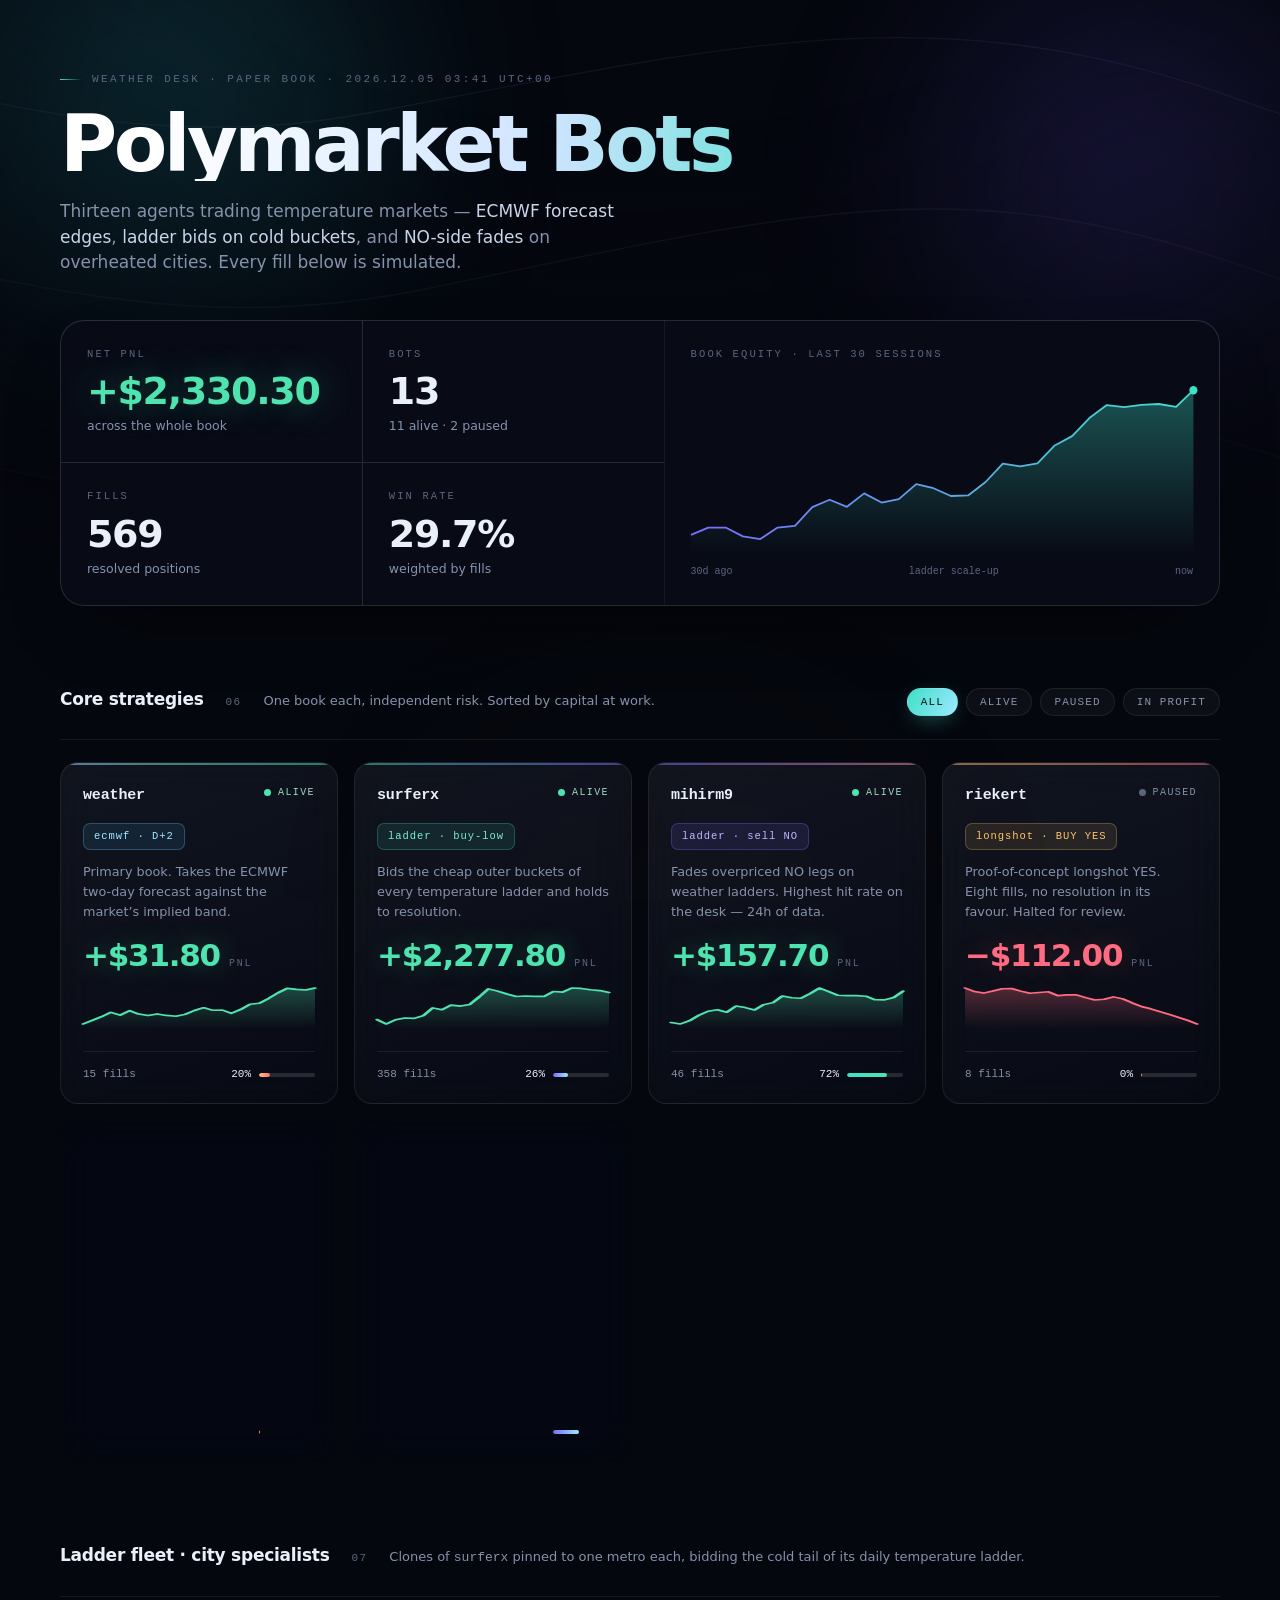
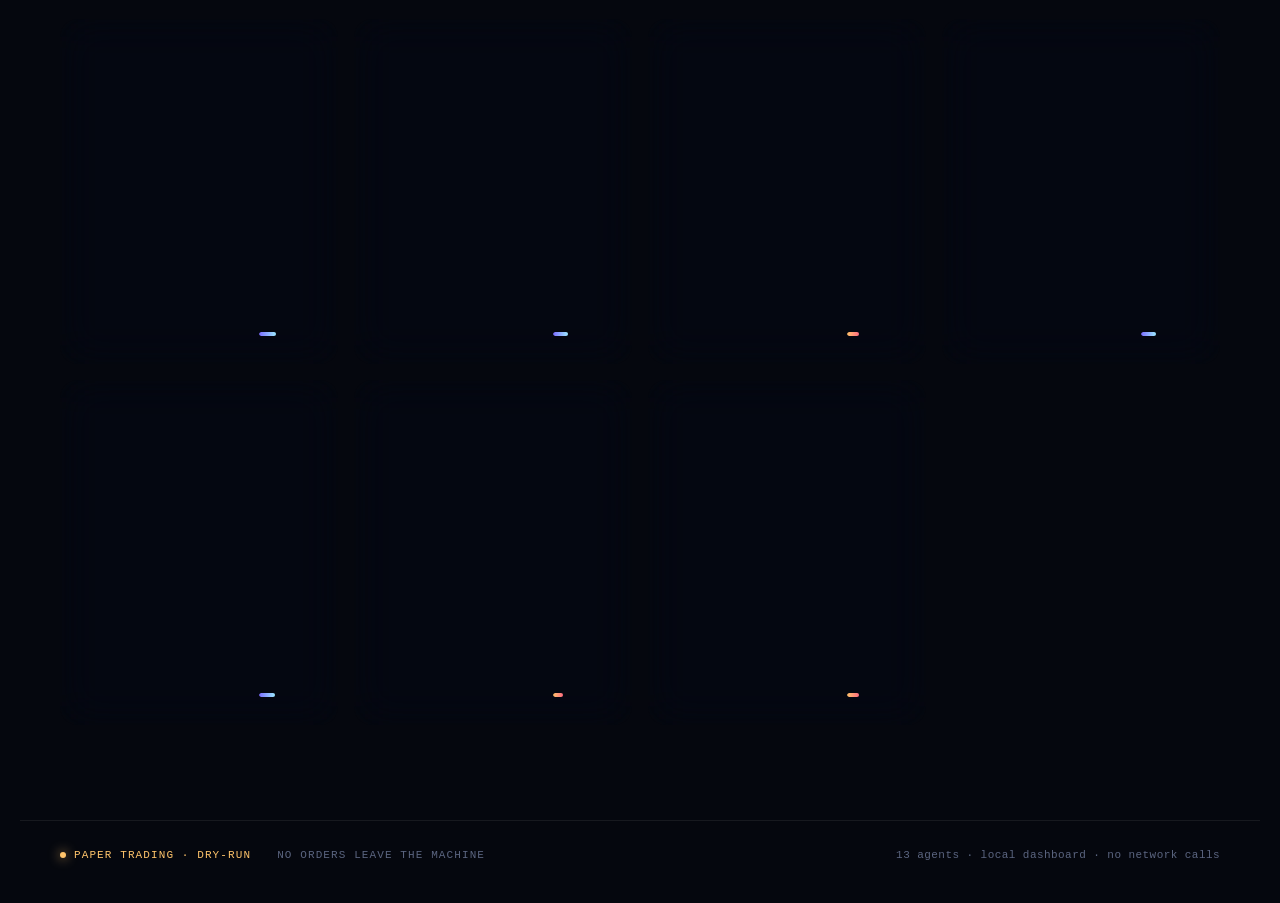
<file: dashboard/index.html>
<!DOCTYPE html>
<html lang="en">
<head>
<meta charset="utf-8">
<meta name="viewport" content="width=device-width, initial-scale=1">
<title>Polymarket Bots — Weather Desk</title>
<style>
/* ─────────────────────────────────────────────
   Weather Desk — instrument panel for 13 bots
   ───────────────────────────────────────────── */
:root{
  --bg:#05070e;
  --bg-2:#080b16;
  --mint:#3fe0c8;
  --violet:#7b6cff;
  --warm:#ffc46b;
  --pos:#4fe3b0;
  --neg:#ff6b81;
  --text:#eaf0fa;
  --muted:#8592ac;
  --faint:#5b6580;
  --line:rgba(255,255,255,.075);
  --glass:linear-gradient(158deg,rgba(255,255,255,.058),rgba(255,255,255,.014));
  --mono:ui-monospace,"SF Mono","SFMono-Regular",Menlo,Consolas,"Liberation Mono",monospace;
  --sans:-apple-system,BlinkMacSystemFont,"Segoe UI Variable Display","Segoe UI",system-ui,sans-serif;
  --r:18px;
}
*{box-sizing:border-box}
html{-webkit-text-size-adjust:100%}
body{
  margin:0;
  background:var(--bg);
  color:var(--text);
  font-family:var(--sans);
  font-size:15px;
  line-height:1.5;
  -webkit-font-smoothing:antialiased;
  overflow-x:hidden;
}
::selection{background:rgba(123,108,255,.35)}

/* ── Atmosphere ─────────────────────────────── */
.sky{position:fixed;inset:0;z-index:0;pointer-events:none;overflow:hidden}
.sky::after{ /* vignette + grain-ish depth */
  content:"";position:absolute;inset:0;
  background:radial-gradient(120% 80% at 50% -10%,transparent 30%,rgba(5,7,14,.85) 100%);
}
.blob{position:absolute;border-radius:50%;filter:blur(90px);opacity:.32;will-change:transform}
.b1{width:52vw;height:52vw;left:-14vw;top:-18vw;background:radial-gradient(circle,#1f8f9c,transparent 68%);animation:drift1 34s ease-in-out infinite}
.b2{width:46vw;height:46vw;right:-12vw;top:-8vw;background:radial-gradient(circle,#5b4bd6,transparent 68%);animation:drift2 41s ease-in-out infinite}
.b3{width:60vw;height:40vw;left:22vw;bottom:-24vw;background:radial-gradient(circle,#8f5a2a,transparent 70%);opacity:.16;animation:drift1 47s ease-in-out infinite reverse}
@keyframes drift1{0%,100%{transform:translate3d(0,0,0) scale(1)}50%{transform:translate3d(6vw,4vh,0) scale(1.12)}}
@keyframes drift2{0%,100%{transform:translate3d(0,0,0) scale(1.05)}50%{transform:translate3d(-5vw,6vh,0) scale(.92)}}

/* signature: drifting isotherms */
.isotherms{position:absolute;inset:-10% -20%;width:140%;height:120%;opacity:.5}
.isotherms path{fill:none;stroke:rgba(146,190,255,.14);stroke-width:1}
.isotherms g{animation:sweep 60s linear infinite}
.isotherms g:nth-child(2){animation-duration:88s;animation-direction:reverse;opacity:.6}
@keyframes sweep{from{transform:translateX(0)}to{transform:translateX(-200px)}}

.wrap{position:relative;z-index:1;max-width:1240px;margin:0 auto;padding:clamp(28px,5vw,64px) clamp(18px,4vw,40px) 0}

/* ── Header ─────────────────────────────────── */
.eyebrow{
  display:inline-flex;align-items:center;gap:10px;
  font-family:var(--mono);font-size:11px;letter-spacing:.22em;text-transform:uppercase;
  color:var(--faint);margin:0 0 20px;
}
.eyebrow .tick{width:22px;height:1px;background:linear-gradient(90deg,var(--mint),transparent)}
h1{
  margin:0;font-size:clamp(40px,7.4vw,78px);line-height:.94;
  font-weight:700;letter-spacing:-.045em;
  background:linear-gradient(96deg,#ffffff 8%,#cfe4ff 42%,var(--mint) 72%,var(--violet) 100%);
  -webkit-background-clip:text;background-clip:text;color:transparent;
}
.lede{max-width:54ch;margin:18px 0 0;color:var(--muted);font-size:clamp(15px,1.5vw,17px)}
.lede b{color:#c8d5ea;font-weight:500}

/* ── Summary console ────────────────────────── */
.console{
  margin-top:clamp(28px,4vw,44px);
  display:grid;grid-template-columns:minmax(0,1fr) minmax(0,.92fr);gap:1px;
  background:var(--line);border:1px solid var(--line);border-radius:calc(var(--r) + 6px);
  overflow:hidden;backdrop-filter:blur(22px) saturate(150%);-webkit-backdrop-filter:blur(22px) saturate(150%);
  box-shadow:0 32px 80px -40px rgba(0,0,0,.9),inset 0 1px 0 rgba(255,255,255,.06);
}
.console>*{background:linear-gradient(158deg,rgba(255,255,255,.05),rgba(255,255,255,.012))}
.stats{display:grid;grid-template-columns:1fr 1fr;gap:1px;background:var(--line)}
.stat{padding:clamp(18px,2.4vw,26px);background:var(--bg-2)}
.stat .k{font-family:var(--mono);font-size:10.5px;letter-spacing:.2em;text-transform:uppercase;color:var(--faint)}
.stat .v{margin-top:10px;font-size:clamp(26px,3.4vw,38px);font-weight:650;letter-spacing:-.035em;line-height:1;font-variant-numeric:tabular-nums}
.stat .s{margin-top:7px;font-size:12.5px;color:var(--muted)}
.stat.hero .v{color:var(--pos);text-shadow:0 0 34px rgba(79,227,176,.34)}
.curve{padding:clamp(18px,2.4vw,26px);display:flex;flex-direction:column;background:var(--bg-2)}
.curve .k{font-family:var(--mono);font-size:10.5px;letter-spacing:.2em;text-transform:uppercase;color:var(--faint)}
.curve svg{width:100%;flex:1;min-height:118px;margin-top:14px;overflow:visible}
.curve .axis{display:flex;justify-content:space-between;font-family:var(--mono);font-size:10px;color:var(--faint);margin-top:10px}

/* ── Section + filters ──────────────────────── */
.bar{
  display:flex;flex-wrap:wrap;align-items:baseline;gap:14px 22px;
  margin:clamp(44px,6vw,72px) 0 22px;padding-bottom:16px;border-bottom:1px solid var(--line);
}
.bar h2{margin:0;font-size:17px;font-weight:600;letter-spacing:-.015em}
.bar .count{font-family:var(--mono);font-size:11px;color:var(--faint);letter-spacing:.12em}
.bar .note{color:var(--muted);font-size:13px;flex:1 1 240px}
.filters{display:flex;gap:8px;flex-wrap:wrap;margin-left:auto}
.chip{
  font-family:var(--mono);font-size:11px;letter-spacing:.1em;text-transform:uppercase;
  color:var(--muted);background:rgba(255,255,255,.035);border:1px solid var(--line);
  padding:7px 13px;border-radius:999px;cursor:pointer;transition:.25s cubic-bezier(.4,0,.2,1);
}
.chip:hover{color:var(--text);border-color:rgba(255,255,255,.2);transform:translateY(-1px)}
.chip[aria-pressed="true"]{color:#04121a;background:linear-gradient(120deg,var(--mint),#9ce8ff);border-color:transparent;box-shadow:0 6px 22px -8px rgba(63,224,200,.7)}
.chip:focus-visible,.card:focus-visible{outline:2px solid var(--mint);outline-offset:3px}

/* ── Cards ──────────────────────────────────── */
.grid{display:grid;grid-template-columns:repeat(auto-fill,minmax(272px,1fr));gap:16px}
.card{
  position:relative;padding:22px 22px 20px;border-radius:var(--r);
  background:var(--glass);border:1px solid var(--line);
  backdrop-filter:blur(20px) saturate(150%);-webkit-backdrop-filter:blur(20px) saturate(150%);
  overflow:hidden;isolation:isolate;
  transition:transform .45s cubic-bezier(.22,1,.36,1),border-color .45s,box-shadow .45s;
  animation:rise .7s cubic-bezier(.22,1,.36,1) both;
}
@keyframes rise{from{opacity:0;transform:translateY(18px)}to{opacity:1;transform:none}}
.card::before{ /* thermal edge */
  content:"";position:absolute;top:0;left:0;right:0;height:2px;
  background:var(--edge);opacity:.5;transition:opacity .45s;
}
.card::after{ /* hover bloom */
  content:"";position:absolute;inset:-40% 0 auto;height:80%;z-index:-1;
  background:radial-gradient(60% 100% at 50% 0,var(--bloom),transparent 70%);
  opacity:0;transition:opacity .5s;
}
.card:hover,.card:focus-visible{transform:translateY(-6px);border-color:rgba(255,255,255,.19);box-shadow:0 30px 60px -34px rgba(0,0,0,.95)}
.card:hover::before,.card:focus-visible::before{opacity:1}
.card:hover::after,.card:focus-visible::after{opacity:.5}
.card.hide{display:none}

.c-top{display:flex;align-items:flex-start;justify-content:space-between;gap:12px}
.c-name{margin:0;font-family:var(--mono);font-size:15px;font-weight:600;letter-spacing:-.01em}
.c-city{display:block;font-family:var(--sans);font-size:11.5px;letter-spacing:.14em;text-transform:uppercase;color:var(--faint);margin-top:5px}
.status{display:inline-flex;align-items:center;gap:7px;font-family:var(--mono);font-size:10px;letter-spacing:.14em;text-transform:uppercase;color:var(--muted);white-space:nowrap}
.dot{width:7px;height:7px;border-radius:50%;background:var(--faint)}
.alive .dot{background:var(--pos);box-shadow:0 0 0 0 rgba(79,227,176,.55);animation:pulse 2.6s ease-out infinite}
.alive{color:#9fd9c4}
@keyframes pulse{0%{box-shadow:0 0 0 0 rgba(79,227,176,.5)}70%{box-shadow:0 0 0 7px rgba(79,227,176,0)}100%{box-shadow:0 0 0 0 rgba(79,227,176,0)}}

.badge{
  display:inline-block;margin:15px 0 0;padding:5px 10px;border-radius:7px;
  font-family:var(--mono);font-size:10.5px;letter-spacing:.09em;
  color:var(--chip-fg);background:var(--chip-bg);border:1px solid var(--chip-br);
}
.desc{margin:12px 0 0;font-size:12.8px;line-height:1.55;color:var(--muted);min-height:40px}

.pnl{display:flex;align-items:baseline;gap:9px;margin-top:18px}
.pnl .n{font-size:31px;font-weight:660;letter-spacing:-.04em;font-variant-numeric:tabular-nums;line-height:1}
.pnl .u{font-family:var(--mono);font-size:10px;letter-spacing:.18em;text-transform:uppercase;color:var(--faint)}
.up{color:var(--pos);text-shadow:0 0 26px rgba(79,227,176,.28)}
.down{color:var(--neg);text-shadow:0 0 26px rgba(255,107,129,.24)}
.flat{color:#94a2bb}

.spark{width:100%;height:46px;margin-top:12px;overflow:visible}
.spark path.l{fill:none;stroke-width:1.6;stroke-linecap:round;stroke-linejoin:round;transition:stroke-width .4s}
.card:hover .spark path.l{stroke-width:2.2}

.meta{display:flex;align-items:center;gap:14px;margin-top:16px;padding-top:14px;border-top:1px solid var(--line);font-family:var(--mono);font-size:11px;color:var(--muted)}
.meta .wr{margin-left:auto;display:flex;align-items:center;gap:8px;color:var(--text)}
.track{width:56px;height:4px;border-radius:2px;background:rgba(255,255,255,.13);overflow:hidden}
.fill{display:block;height:100%;border-radius:2px;background:var(--wrc);box-shadow:0 0 10px -2px currentColor;transform-origin:left;animation:grow 1.1s cubic-bezier(.22,1,.36,1) both .3s}
@keyframes grow{from{transform:scaleX(0)}to{transform:scaleX(1)}}

/* ── Footer ─────────────────────────────────── */
footer{
  position:relative;z-index:1;max-width:1240px;margin:clamp(56px,8vw,96px) auto 0;
  padding:26px clamp(18px,4vw,40px) 40px;border-top:1px solid var(--line);
  display:flex;flex-wrap:wrap;gap:12px 26px;align-items:center;
  font-family:var(--mono);font-size:11px;letter-spacing:.1em;text-transform:uppercase;color:var(--faint);
}
footer .warn{display:inline-flex;align-items:center;gap:8px;color:var(--warm)}
footer .warn i{width:6px;height:6px;border-radius:50%;background:var(--warm);box-shadow:0 0 12px var(--warm)}
footer .right{margin-left:auto;text-transform:none;letter-spacing:.04em}

@media (max-width:820px){
  .console{grid-template-columns:1fr}
  .filters{margin-left:0;width:100%}
}
@media (max-width:420px){
  .stats{grid-template-columns:1fr}
}
@media (prefers-reduced-motion:reduce){
  *,*::before,*::after{animation-duration:.001ms!important;animation-iteration-count:1!important;transition-duration:.001ms!important}
}
</style>
</head>
<body>

<div class="sky" aria-hidden="true">
  <div class="blob b1"></div><div class="blob b2"></div><div class="blob b3"></div>
  <svg class="isotherms" viewBox="0 0 1200 800" preserveAspectRatio="none">
    <g><path d="M-200 120 C 60 60, 180 200, 420 150 S 800 60, 1000 140 S 1300 220, 1500 150"/>
       <path d="M-200 260 C 80 190, 200 340, 460 280 S 820 190, 1020 270 S 1320 350, 1520 280"/>
       <path d="M-200 400 C 60 330, 220 480, 440 420 S 840 330, 1040 410 S 1340 490, 1540 420"/></g>
    <g><path d="M-200 540 C 100 470, 240 620, 480 560 S 860 470, 1060 550 S 1360 630, 1560 560"/>
       <path d="M-200 680 C 80 610, 200 760, 460 700 S 820 610, 1020 690 S 1320 770, 1520 700"/></g>
  </svg>
</div>

<div class="wrap">
  <header>
    <p class="eyebrow"><span class="tick"></span>Weather desk · paper book · <span id="stamp"></span></p>
    <h1>Polymarket&nbsp;Bots</h1>
    <p class="lede">Thirteen agents trading temperature markets — <b>ECMWF forecast edges</b>, <b>ladder bids on cold buckets</b>, and <b>NO-side fades</b> on overheated cities. Every fill below is simulated.</p>

    <section class="console" aria-label="Fleet summary">
      <div class="stats">
        <div class="stat hero"><div class="k">Net PnL</div><div class="v" id="s-pnl">—</div><div class="s">across the whole book</div></div>
        <div class="stat"><div class="k">Bots</div><div class="v" id="s-bots">—</div><div class="s"><span id="s-alive">—</span> alive · <span id="s-paused">—</span> paused</div></div>
        <div class="stat"><div class="k">Fills</div><div class="v" id="s-trades">—</div><div class="s">resolved positions</div></div>
        <div class="stat"><div class="k">Win rate</div><div class="v" id="s-wr">—</div><div class="s">weighted by fills</div></div>
      </div>
      <div class="curve">
        <div class="k">Book equity · last 30 sessions</div>
        <svg id="equity" viewBox="0 0 300 100" preserveAspectRatio="none" aria-hidden="true"></svg>
        <div class="axis"><span>30d ago</span><span>ladder scale-up</span><span>now</span></div>
      </div>
    </section>
  </header>

  <div class="bar">
    <h2>Core strategies</h2><span class="count" id="n-core"></span>
    <p class="note">One book each, independent risk. Sorted by capital at work.</p>
    <div class="filters" role="group" aria-label="Filter bots">
      <button class="chip" data-f="all" aria-pressed="true">All</button>
      <button class="chip" data-f="alive" aria-pressed="false">Alive</button>
      <button class="chip" data-f="paused" aria-pressed="false">Paused</button>
      <button class="chip" data-f="profit" aria-pressed="false">In profit</button>
    </div>
  </div>
  <div class="grid" id="core"></div>

  <div class="bar">
    <h2>Ladder fleet · city specialists</h2><span class="count" id="n-fleet"></span>
    <p class="note">Clones of <code>surferx</code> pinned to one metro each, bidding the cold tail of its daily temperature ladder.</p>
  </div>
  <div class="grid" id="fleet"></div>
</div>

<footer>
  <span class="warn"><i></i>Paper trading · dry-run</span>
  <span>No orders leave the machine</span>
  <span class="right" id="built"></span>
</footer>

<script>
const BOTS = [
  {id:'weather',    grp:'core', kind:'forecast', strat:'ecmwf · D+2',      status:'alive',  pnl:31.8,   trades:15,  wr:20,
   desc:'Primary book. Takes the ECMWF two-day forecast against the market’s implied band.'},
  {id:'surferx',    grp:'core', kind:'ladder',   strat:'ladder · buy-low', status:'alive',  pnl:2277.8, trades:358, wr:26,
   desc:'Bids the cheap outer buckets of every temperature ladder and holds to resolution.'},
  {id:'mihirm9',    grp:'core', kind:'fade',     strat:'ladder · sell NO', status:'alive',  pnl:157.7,  trades:46,  wr:72,
   desc:'Fades overpriced NO legs on weather ladders. Highest hit rate on the desk — 24h of data.'},
  {id:'riekert',    grp:'core', kind:'longshot', strat:'longshot · BUY YES',status:'paused', pnl:-112,   trades:8,   wr:0,
   desc:'Proof-of-concept longshot YES. Eight fills, no resolution in its favour. Halted for review.'},
  {id:'idlepraxis', grp:'core', kind:'longshot', strat:'longshot · NO',    status:'alive',  pnl:0,      trades:3,   wr:0,
   desc:'Sells far-tail NO at a floor price. Three fills, still flat — sample too small to read.'},
  {id:'aadixd200',  grp:'core', kind:'fade',     strat:'daemon · fade heat',status:'alive', pnl:-25,    trades:19,  wr:47,
   desc:'Long-running daemon fading heat spikes with NO. 9W / 10L — coin-flip, negative on fees.'},
  {id:'surferx-hk',      grp:'fleet',city:'Hong Kong',kind:'ladder',strat:'ladder',status:'alive', pnl:48.2, trades:27,wr:30,desc:'Humid subtropics — narrow bands, frequent fills.'},
  {id:'surferx-london',  grp:'fleet',city:'London',   kind:'ladder',strat:'ladder',status:'alive', pnl:12.6, trades:19,wr:26,desc:'Maritime drift keeps the mid buckets crowded.'},
  {id:'surferx-munich',  grp:'fleet',city:'Munich',   kind:'ladder',strat:'ladder',status:'alive', pnl:-8.4, trades:14,wr:21,desc:'Alpine swings overshoot the ladder more often than not.'},
  {id:'surferx-seoul',   grp:'fleet',city:'Seoul',    kind:'ladder',strat:'ladder',status:'alive', pnl:33.1, trades:22,wr:27,desc:'Sharp continental mornings; the cold tail prints.'},
  {id:'surferx-shenzhen',grp:'fleet',city:'Shenzhen', kind:'ladder',strat:'ladder',status:'alive', pnl:-19.9,trades:18,wr:28,desc:'Flat heat all week — the cheap buckets never resolve.'},
  {id:'surferx-beijing', grp:'fleet',city:'Beijing',  kind:'ladder',strat:'ladder',status:'paused',pnl:-6.2, trades:11,wr:18,desc:'Paused: forecast feed gaps on the D+1 update.'},
  {id:'surferx-chengdu', grp:'fleet',city:'Chengdu',  kind:'ladder',strat:'ladder',status:'alive', pnl:-59.4,trades:9, wr:22,desc:'Basin fog wrecked three consecutive ladders.'}
];

const KIND = {
  forecast:{fg:'#9ce8ff',bg:'rgba(70,160,220,.12)',br:'rgba(120,190,255,.28)',edge:'linear-gradient(90deg,#9ce8ff,#3fe0c8)',bloom:'rgba(90,170,230,.3)'},
  ladder:  {fg:'#7fead8',bg:'rgba(63,224,200,.1)', br:'rgba(63,224,200,.26)', edge:'linear-gradient(90deg,#3fe0c8,#7b6cff)',bloom:'rgba(63,224,200,.26)'},
  fade:    {fg:'#c3b6ff',bg:'rgba(123,108,255,.12)',br:'rgba(123,108,255,.3)',edge:'linear-gradient(90deg,#7b6cff,#ff8fb0)',bloom:'rgba(123,108,255,.3)'},
  longshot:{fg:'#ffc46b',bg:'rgba(255,196,107,.1)',br:'rgba(255,196,107,.26)',edge:'linear-gradient(90deg,#ffc46b,#ff6b81)',bloom:'rgba(255,160,90,.24)'}
};

const money = v => (v>0?'+':v<0?'−':'') + '$' + Math.abs(v).toLocaleString('en-US',{minimumFractionDigits:2,maximumFractionDigits:2});
const seedFrom = s => { let h=2166136261; for(const c of s){h^=c.charCodeAt(0);h=Math.imul(h,16777619)} return h>>>0 };
const rng = seed => () => (seed = (Math.imul(seed,1664525)+1013904223)>>>0) / 4294967296;

function walk(seed, n, drift){
  const r = rng(seed), out = []; let v = 0;
  for(let i=0;i<n;i++){ v += (r()-0.5)*2 + drift*(0.25+r()*0.5); out.push(v) }
  return out;
}
function toPath(vals, w, h, pad){
  const mn = Math.min(...vals), mx = Math.max(...vals), sp = (mx-mn)||1;
  return vals.map((v,i)=>{
    const x = (i/(vals.length-1))*w;
    const y = h-pad - ((v-mn)/sp)*(h-pad*2);
    return (i?'L':'M') + x.toFixed(1) + ' ' + y.toFixed(1);
  }).join(' ');
}

function card(b, i){
  const k = KIND[b.kind];
  const trend = b.pnl>0.001 ? 'up' : b.pnl<-0.001 ? 'down' : 'flat';
  const stroke = trend==='up' ? '#4fe3b0' : trend==='down' ? '#ff6b81' : '#8592ac';
  const vals = walk(seedFrom(b.id), 26, b.pnl>0.001?0.55:b.pnl<-0.001?-0.55:0.02);
  const d = toPath(vals, 100, 46, 5);
  const uid = 'g-'+b.id.replace(/[^a-z0-9]/gi,'');
  const wrc = b.wr>=50 ? 'linear-gradient(90deg,#3fe0c8,#4fe3b0)' : b.wr>=25 ? 'linear-gradient(90deg,#7b6cff,#9ce8ff)' : 'linear-gradient(90deg,#ffc46b,#ff6b81)';

  const el = document.createElement('article');
  el.className = 'card';
  el.tabIndex = 0;
  el.dataset.status = b.status;
  el.dataset.profit = b.pnl > 0 ? 'yes' : 'no';
  el.style.animationDelay = (i*45)+'ms';
  el.style.setProperty('--edge',k.edge);
  el.style.setProperty('--bloom',k.bloom);
  el.style.setProperty('--chip-fg',k.fg);
  el.style.setProperty('--chip-bg',k.bg);
  el.style.setProperty('--chip-br',k.br);
  el.style.setProperty('--wrc',wrc);
  el.innerHTML = `
    <div class="c-top">
      <h3 class="c-name">${b.id}${b.city?`<span class="c-city">${b.city}</span>`:''}</h3>
      <span class="status ${b.status}"><span class="dot"></span>${b.status}</span>
    </div>
    <span class="badge">${b.strat}</span>
    <p class="desc">${b.desc}</p>
    <div class="pnl"><span class="n ${trend}">${money(b.pnl)}</span><span class="u">PnL</span></div>
    <svg class="spark" viewBox="0 0 100 46" preserveAspectRatio="none" aria-hidden="true">
      <defs><linearGradient id="${uid}" x1="0" y1="0" x2="0" y2="1">
        <stop offset="0%" stop-color="${stroke}" stop-opacity=".28"/>
        <stop offset="100%" stop-color="${stroke}" stop-opacity="0"/>
      </linearGradient></defs>
      <path d="${d} L100 46 L0 46 Z" fill="url(#${uid})" stroke="none"/>
      <path class="l" d="${d}" stroke="${stroke}"/>
    </svg>
    <div class="meta">
      <span>${b.trades} ${b.trades===1?'fill':'fills'}</span>
      <span class="wr">${b.wr}%<span class="track"><span class="fill" style="width:${Math.max(b.wr,2)}%"></span></span></span>
    </div>`;
  return el;
}

const core = BOTS.filter(b=>b.grp==='core');
const fleet = BOTS.filter(b=>b.grp==='fleet');
core.forEach((b,i)=>document.getElementById('core').append(card(b,i)));
fleet.forEach((b,i)=>document.getElementById('fleet').append(card(b,i+core.length)));
document.getElementById('n-core').textContent = String(core.length).padStart(2,'0');
document.getElementById('n-fleet').textContent = String(fleet.length).padStart(2,'0');

/* summary */
const totalPnl = BOTS.reduce((a,b)=>a+b.pnl,0);
const totalTrades = BOTS.reduce((a,b)=>a+b.trades,0);
const wins = BOTS.reduce((a,b)=>a+Math.round(b.trades*b.wr/100),0);
document.getElementById('s-pnl').textContent = money(totalPnl);
document.getElementById('s-bots').textContent = BOTS.length;
document.getElementById('s-alive').textContent = BOTS.filter(b=>b.status==='alive').length;
document.getElementById('s-paused').textContent = BOTS.filter(b=>b.status==='paused').length;
document.getElementById('s-trades').textContent = totalTrades.toLocaleString('en-US');
document.getElementById('s-wr').textContent = (wins/totalTrades*100).toFixed(1)+'%';

/* equity curve */
(function(){
  const svg = document.getElementById('equity');
  const vals = walk(seedFrom('book-equity'), 30, 0.62);
  const d = toPath(vals, 300, 100, 8);
  svg.innerHTML = `
    <defs><linearGradient id="eq" x1="0" y1="0" x2="0" y2="1">
      <stop offset="0%" stop-color="#3fe0c8" stop-opacity=".34"/>
      <stop offset="100%" stop-color="#3fe0c8" stop-opacity="0"/>
    </linearGradient>
    <linearGradient id="eqline" x1="0" y1="0" x2="1" y2="0">
      <stop offset="0%" stop-color="#7b6cff"/><stop offset="100%" stop-color="#3fe0c8"/>
    </linearGradient></defs>
    <path d="${d} L300 100 L0 100 Z" fill="url(#eq)"/>
    <path d="${d}" fill="none" stroke="url(#eqline)" stroke-width="1.8" stroke-linejoin="round" vector-effect="non-scaling-stroke"/>`;
  const last = d.slice(d.lastIndexOf('L')+1).trim().split(' ');
  const dot = document.createElementNS('http://www.w3.org/2000/svg','circle');
  dot.setAttribute('cx',last[0]); dot.setAttribute('cy',last[1]); dot.setAttribute('r','2.4');
  dot.setAttribute('fill','#3fe0c8'); dot.setAttribute('vector-effect','non-scaling-stroke');
  svg.append(dot);
})();

/* filters */
const chips = [...document.querySelectorAll('.chip')];
chips.forEach(c=>c.addEventListener('click',()=>{
  chips.forEach(o=>o.setAttribute('aria-pressed', String(o===c)));
  const f = c.dataset.f;
  document.querySelectorAll('.card').forEach(el=>{
    const ok = f==='all' || (f==='profit' ? el.dataset.profit==='yes' : el.dataset.status===f);
    el.classList.toggle('hide', !ok);
  });
}));

/* stamps */
const now = new Date();
const pad = n => String(n).padStart(2,'0');
document.getElementById('stamp').textContent =
  `${now.getFullYear()}.${pad(now.getMonth()+1)}.${pad(now.getDate())} ${pad(now.getHours())}:${pad(now.getMinutes())} UTC${now.getTimezoneOffset()<=0?'+':'−'}${pad(Math.abs(now.getTimezoneOffset()/60))}`;
document.getElementById('built').textContent = '13 agents · local dashboard · no network calls';
</script>
</body>
</html>
</file>
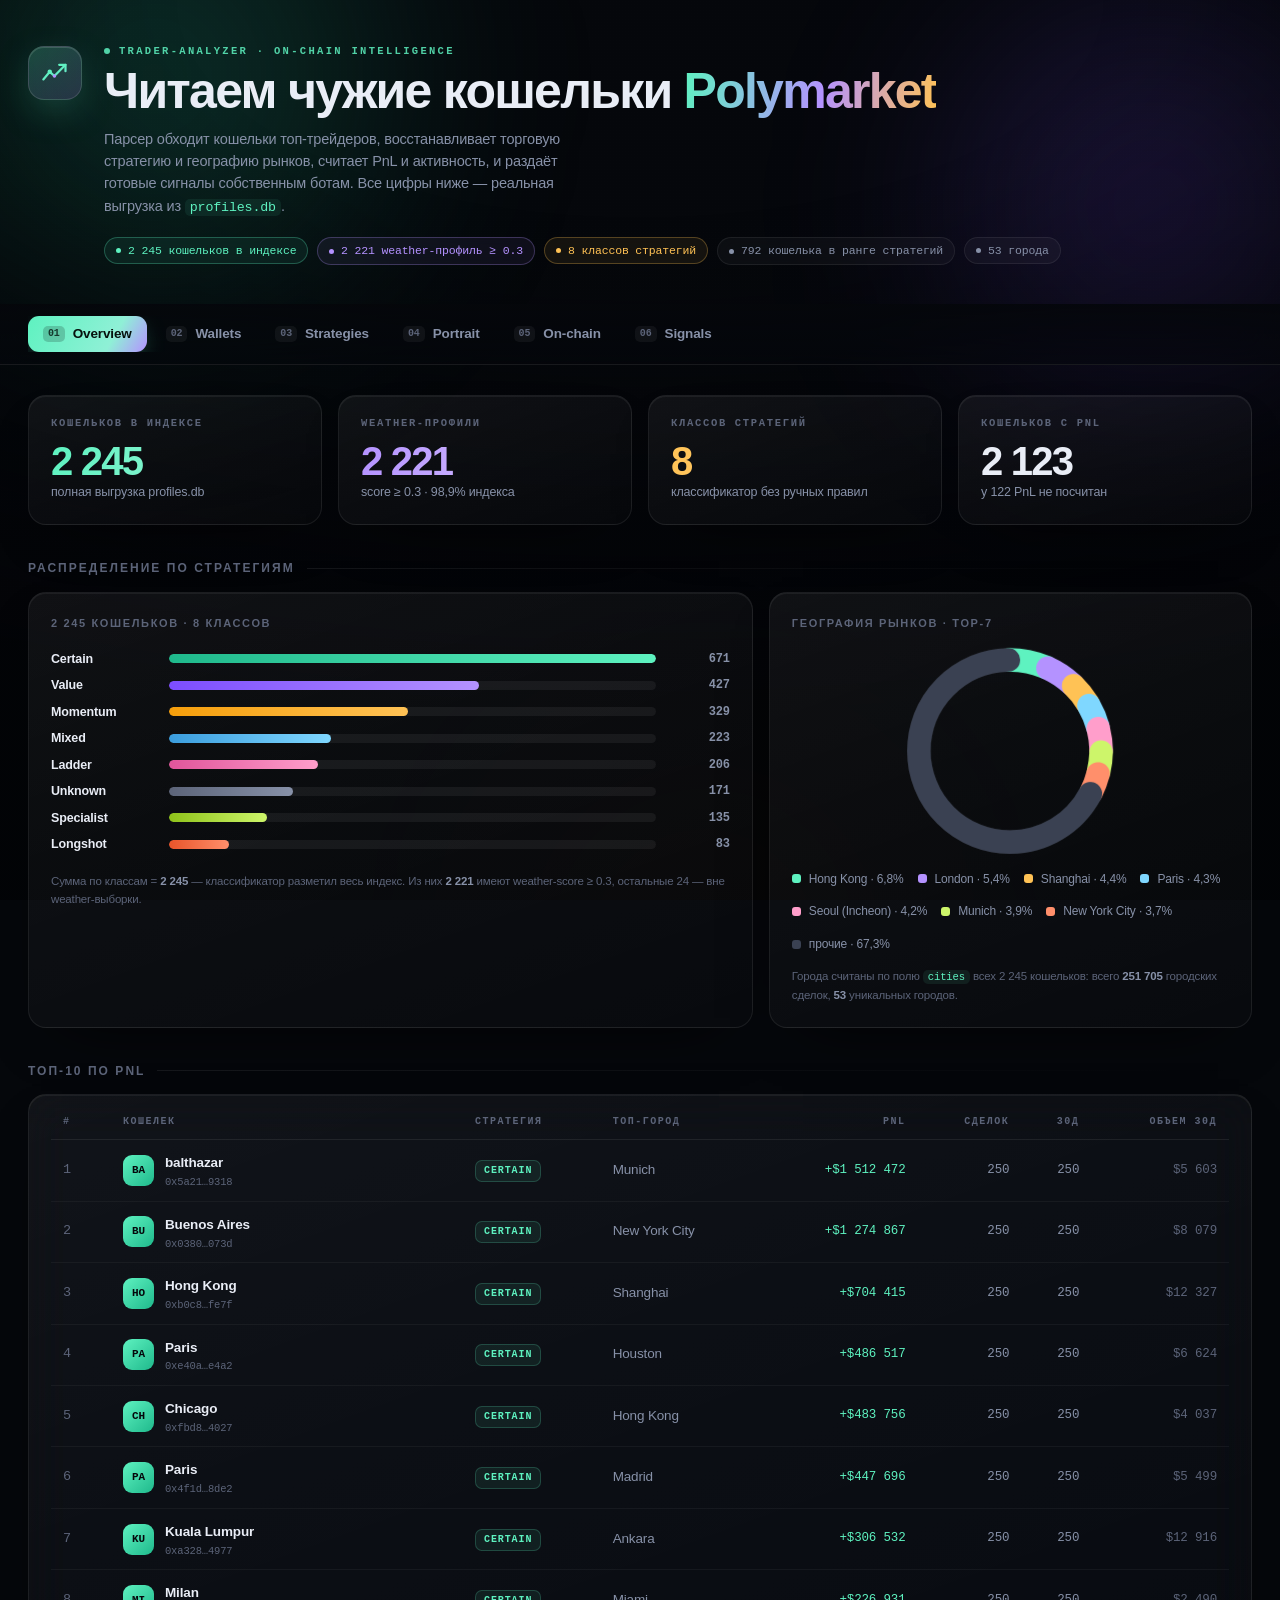
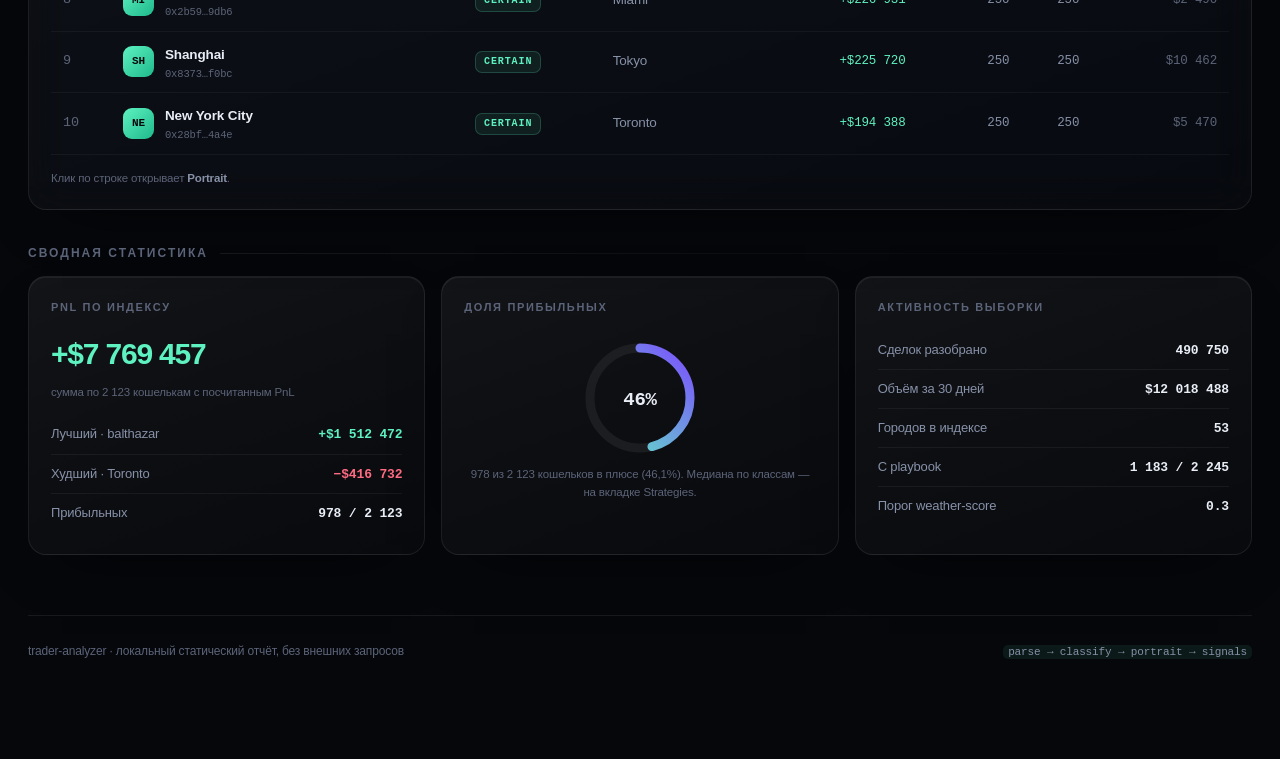
<file: trader-dashboard/index.html>
<!doctype html>
<html lang="ru">
<head>
<meta charset="utf-8">
<meta name="viewport" content="width=device-width,initial-scale=1,viewport-fit=cover">
<link rel="icon" href="data:image/svg+xml,%3Csvg xmlns='http://www.w3.org/2000/svg' viewBox='0 0 24 24'%3E%3Crect width='24' height='24' rx='6' fill='%23070a10'/%3E%3Cpath d='M3 17 8 11l4 3.5L20 6' stroke='%235ef2c0' stroke-width='2.2' fill='none' stroke-linecap='round' stroke-linejoin='round'/%3E%3Ccircle cx='8' cy='11' r='2' fill='%23b492ff'/%3E%3C/svg%3E">
<title>trader-analyzer — on-chain аналитика кошельков Polymarket</title>
<style>
/* ============ tokens ============ */
:root{
  --bg:#05070b;
  --bg2:#080b12;
  --ink:#e9edf6;
  --dim:#8791a8;
  --dimmer:#5c6479;
  --mint:#5ef2c0;
  --mint-d:#1fb98c;
  --violet:#b492ff;
  --violet-d:#7c4dff;
  --amber:#ffc255;
  --amber-d:#f59e0b;
  --rose:#ff6b81;
  --glass:rgba(255,255,255,.035);
  --glass-2:rgba(255,255,255,.055);
  --line:rgba(255,255,255,.075);
  --line-2:rgba(255,255,255,.13);
  --mono:ui-monospace,"SF Mono",SFMono-Regular,Menlo,Consolas,monospace;
  --sans:"Inter","SF Pro Display",-apple-system,BlinkMacSystemFont,"Segoe UI",Roboto,"Helvetica Neue",Arial,sans-serif;
  --r:18px;
  --ease:cubic-bezier(.22,.86,.31,1);
}
*{box-sizing:border-box;margin:0;padding:0}
html{-webkit-text-size-adjust:100%}
body{
  background:var(--bg);color:var(--ink);font-family:var(--sans);
  font-size:15px;line-height:1.55;letter-spacing:-.011em;
  min-height:100vh;overflow-x:hidden;
  -webkit-font-smoothing:antialiased;text-rendering:optimizeLegibility;
}
::selection{background:rgba(94,242,192,.25);color:#fff}
/* ============ aurora bg ============ */
.aurora{position:fixed;inset:0;z-index:0;pointer-events:none;overflow:hidden}
.aurora b{position:absolute;display:block;border-radius:50%;filter:blur(90px);opacity:.5;will-change:transform}
.a1{width:56vw;height:56vw;left:-16vw;top:-22vw;background:radial-gradient(circle,rgba(31,185,140,.55),transparent 66%);animation:drift1 26s var(--ease) infinite alternate}
.a2{width:48vw;height:48vw;right:-14vw;top:-8vw;background:radial-gradient(circle,rgba(124,77,255,.5),transparent 66%);animation:drift2 32s var(--ease) infinite alternate}
.a3{width:42vw;height:42vw;left:34vw;bottom:-24vw;background:radial-gradient(circle,rgba(245,158,11,.3),transparent 66%);animation:drift3 38s var(--ease) infinite alternate}
@keyframes drift1{to{transform:translate3d(9vw,7vw,0) scale(1.15)}}
@keyframes drift2{to{transform:translate3d(-11vw,9vw,0) scale(1.1)}}
@keyframes drift3{to{transform:translate3d(6vw,-8vw,0) scale(1.2)}}
.grain{position:fixed;inset:0;z-index:1;pointer-events:none;opacity:.5;
  background-image:radial-gradient(rgba(255,255,255,.045) 1px,transparent 1px);
  background-size:3px 3px;mix-blend-mode:overlay}
.vig{position:fixed;inset:0;z-index:1;pointer-events:none;
  background:radial-gradient(120% 80% at 50% 0%,transparent 30%,rgba(3,4,7,.85) 100%)}
/* ============ layout ============ */
.wrap{position:relative;z-index:2;max-width:1280px;margin:0 auto;padding:0 28px 100px}
/* ============ header ============ */
header{padding:46px 0 26px;display:flex;align-items:flex-start;gap:22px;flex-wrap:wrap}
.mark{width:54px;height:54px;flex:none;border-radius:16px;position:relative;
  background:linear-gradient(145deg,rgba(94,242,192,.22),rgba(180,146,255,.18));
  border:1px solid var(--line-2);display:grid;place-items:center;
  box-shadow:0 12px 40px -14px rgba(94,242,192,.6),inset 0 1px 0 rgba(255,255,255,.14)}
.mark svg{width:28px;height:28px}
.htext{flex:1;min-width:250px}
.eyebrow{font:600 10.5px/1 var(--mono);letter-spacing:.22em;text-transform:uppercase;
  color:var(--mint);opacity:.85;margin-bottom:9px;display:flex;align-items:center;gap:9px}
.eyebrow .dot{width:6px;height:6px;border-radius:50%;background:var(--mint);
  box-shadow:0 0 0 0 rgba(94,242,192,.6);animation:pulse 2.4s infinite}
@keyframes pulse{0%{box-shadow:0 0 0 0 rgba(94,242,192,.55)}70%{box-shadow:0 0 0 9px rgba(94,242,192,0)}100%{box-shadow:0 0 0 0 rgba(94,242,192,0)}}
h1{font-size:clamp(34px,5.2vw,50px);font-weight:680;letter-spacing:-.035em;line-height:1.02}
h1 em{font-style:normal;background:linear-gradient(100deg,var(--mint),var(--violet) 55%,var(--amber));
  -webkit-background-clip:text;background-clip:text;color:transparent}
.sub{color:var(--dim);max-width:60ch;margin-top:11px;font-size:14.5px}
.hstats{display:flex;gap:9px;flex-wrap:wrap;margin-top:18px}
.pill{font:500 11.5px/1 var(--mono);padding:7px 11px;border-radius:999px;
  border:1px solid var(--line);background:var(--glass);color:var(--dim);
  display:inline-flex;align-items:center;gap:7px;backdrop-filter:blur(10px)}
.pill i{width:5px;height:5px;border-radius:50%;background:currentColor;font-style:normal}
.pill.m{color:var(--mint);border-color:rgba(94,242,192,.28);background:rgba(94,242,192,.07)}
.pill.v{color:var(--violet);border-color:rgba(180,146,255,.28);background:rgba(180,146,255,.07)}
.pill.a{color:var(--amber);border-color:rgba(255,194,85,.28);background:rgba(255,194,85,.07)}
/* ============ tabs ============ */
nav.tabs{position:sticky;top:0;z-index:30;margin:14px -28px 30px;padding:12px 28px;
  background:linear-gradient(180deg,rgba(5,7,11,.94),rgba(5,7,11,.62));
  backdrop-filter:blur(18px) saturate(150%);border-bottom:1px solid var(--line)}
.tabrow{display:flex;gap:4px;overflow-x:auto;scrollbar-width:none;position:relative}
.tabrow::-webkit-scrollbar{display:none}
.tab{flex:none;appearance:none;border:0;background:transparent;color:var(--dim);
  font:600 13.5px/1 var(--sans);letter-spacing:-.01em;padding:10px 15px;border-radius:11px;
  cursor:pointer;transition:color .25s,background .25s;white-space:nowrap;
  display:inline-flex;align-items:center;gap:8px}
.tab span.n{font:600 10px/1 var(--mono);color:var(--dimmer);padding:3px 5px;border-radius:5px;
  background:rgba(255,255,255,.05);transition:.25s}
.tab:hover{color:var(--ink);background:rgba(255,255,255,.04)}
.tab[aria-selected=true]{color:#06110d;background:linear-gradient(120deg,var(--mint),#8ff0d6 70%,var(--violet));
  box-shadow:0 8px 26px -10px rgba(94,242,192,.75)}
.tab[aria-selected=true] span.n{background:rgba(0,0,0,.18);color:rgba(4,20,15,.8)}
/* ============ panels ============ */
.panel{display:none}
.panel.on{display:block}
.panel.on>*{animation:rise .6s var(--ease) both}
@keyframes rise{from{opacity:0;transform:translateY(16px)}to{opacity:1;transform:none}}
.panel.on>*:nth-child(1){animation-delay:.02s}
.panel.on>*:nth-child(2){animation-delay:.08s}
.panel.on>*:nth-child(3){animation-delay:.14s}
.panel.on>*:nth-child(4){animation-delay:.2s}
.panel.on>*:nth-child(5){animation-delay:.26s}
.panel.on>*:nth-child(6){animation-delay:.32s}
/* ============ cards ============ */
.card{position:relative;border-radius:var(--r);border:1px solid var(--line);
  background:linear-gradient(160deg,var(--glass-2),var(--glass) 42%,rgba(255,255,255,.015));
  backdrop-filter:blur(22px) saturate(140%);padding:22px;overflow:hidden;
  box-shadow:0 24px 60px -34px rgba(0,0,0,.95),inset 0 1px 0 rgba(255,255,255,.06)}
.card::after{content:"";position:absolute;inset:0;border-radius:inherit;pointer-events:none;
  background:linear-gradient(120deg,rgba(94,242,192,.35),rgba(180,146,255,.3) 50%,rgba(255,194,85,.28));
  -webkit-mask:linear-gradient(#000,#000) content-box,linear-gradient(#000,#000);
  -webkit-mask-composite:xor;mask-composite:exclude;padding:1px;opacity:0;transition:opacity .35s}
.card:hover::after{opacity:.55}
.card.hov{transition:transform .4s var(--ease),box-shadow .4s var(--ease)}
.card.hov:hover{transform:translateY(-4px);box-shadow:0 34px 70px -30px rgba(0,0,0,1)}
.grid{display:grid;gap:16px}
.g4{grid-template-columns:repeat(4,1fr)}
.g3{grid-template-columns:repeat(3,1fr)}
.g2{grid-template-columns:repeat(2,1fr)}
.g23{grid-template-columns:1.35fr .9fr}
h2.sec{font-size:12px;font-weight:650;letter-spacing:.17em;text-transform:uppercase;
  color:var(--dimmer);margin:34px 0 14px;display:flex;align-items:center;gap:12px}
h2.sec::after{content:"";flex:1;height:1px;background:linear-gradient(90deg,var(--line),transparent)}
h2.sec:first-child{margin-top:0}
.ctitle{font-size:11px;font-weight:650;letter-spacing:.15em;text-transform:uppercase;color:var(--dimmer);margin-bottom:14px}
/* ============ kpi ============ */
.kpi{display:flex;flex-direction:column}
.kpi .k-lab{font:600 10.5px/1 var(--mono);letter-spacing:.16em;text-transform:uppercase;color:var(--dimmer)}
.kpi .k-val{font-size:40px;font-weight:660;letter-spacing:-.045em;margin:12px 0 2px;
  font-variant-numeric:tabular-nums;line-height:1}
.kpi .k-sub{font-size:12.5px;color:var(--dim)}
.kpi svg.spark{margin-top:auto;padding-top:16px;display:block;width:100%;height:34px;overflow:visible}
.gm{background:linear-gradient(100deg,var(--mint),#a8f5dc);-webkit-background-clip:text;background-clip:text;color:transparent}
.gv{background:linear-gradient(100deg,var(--violet),#e0d1ff);-webkit-background-clip:text;background-clip:text;color:transparent}
.ga{background:linear-gradient(100deg,var(--amber),#ffe4a8);-webkit-background-clip:text;background-clip:text;color:transparent}
/* ============ bars ============ */
.bar{display:grid;grid-template-columns:106px 1fr 62px;align-items:center;gap:12px;padding:7px 0}
.bar .nm{font:600 12.5px/1 var(--sans);color:var(--ink);text-transform:capitalize}
.bar .tr{height:9px;border-radius:99px;background:rgba(255,255,255,.055);overflow:hidden;position:relative}
.bar .fl{height:100%;border-radius:99px;width:0;transition:width 1.1s var(--ease);position:relative;
  background:linear-gradient(90deg,var(--mint),var(--violet))}
.bar .fl::after{content:"";position:absolute;inset:0;border-radius:99px;
  background:linear-gradient(90deg,transparent,rgba(255,255,255,.5),transparent);
  transform:translateX(-100%);animation:shim 2.6s var(--ease) infinite}
@keyframes shim{to{transform:translateX(200%)}}
.bar .vl{font:600 12px/1 var(--mono);color:var(--dim);text-align:right;font-variant-numeric:tabular-nums}
/* ============ table ============ */
.tools{display:flex;gap:10px;flex-wrap:wrap;align-items:center;margin-bottom:16px}
.fld{position:relative}
.fld label{position:absolute;left:12px;top:-7px;font:600 9px/1 var(--mono);letter-spacing:.14em;
  text-transform:uppercase;color:var(--dimmer);background:#0a0d14;padding:0 5px;border-radius:3px}
select,input[type=search]{appearance:none;background:rgba(255,255,255,.045);color:var(--ink);
  border:1px solid var(--line);border-radius:11px;padding:11px 34px 11px 13px;
  font:500 13px/1 var(--sans);cursor:pointer;transition:.25s;min-width:150px}
input[type=search]{padding-right:13px;cursor:text}
select:hover,input:hover{border-color:var(--line-2);background:rgba(255,255,255,.07)}
select:focus,input:focus{outline:none;border-color:rgba(94,242,192,.55);box-shadow:0 0 0 3px rgba(94,242,192,.1)}
.fld::after{content:"";position:absolute;right:14px;top:50%;width:6px;height:6px;
  border-right:1.6px solid var(--dim);border-bottom:1.6px solid var(--dim);
  transform:translateY(-70%) rotate(45deg);pointer-events:none}
.fld.nc::after{display:none}
select option{background:#0b0f17;color:var(--ink)}
.wcount{margin-left:auto;font:500 12px/1 var(--mono);color:var(--dimmer)}
.tbl{width:100%;border-collapse:collapse}
.tbl thead th{font:650 10px/1 var(--mono);letter-spacing:.15em;text-transform:uppercase;
  color:var(--dimmer);text-align:left;padding:0 12px 12px;border-bottom:1px solid var(--line);
  cursor:pointer;user-select:none;white-space:nowrap;transition:color .2s}
.tbl thead th:hover{color:var(--mint)}
.tbl thead th.num{text-align:right}
.tbl thead th .ar{opacity:0;margin-left:5px;transition:.2s;display:inline-block}
.tbl thead th.act{color:var(--mint)}
.tbl thead th.act .ar{opacity:1}
.tbl tbody tr{cursor:pointer;transition:background .22s}
.tbl tbody tr:hover{background:rgba(255,255,255,.045)}
.tbl tbody td{padding:13px 12px;border-bottom:1px solid rgba(255,255,255,.045);font-size:13.5px;vertical-align:middle}
.tbl tbody td.num{text-align:right;font-family:var(--mono);font-variant-numeric:tabular-nums;font-size:12.5px}
.wname{display:flex;align-items:center;gap:11px}
.av{width:31px;height:31px;flex:none;border-radius:9px;display:grid;place-items:center;
  font:700 11px/1 var(--mono);color:#05070b}
.wn1{font-weight:600;letter-spacing:-.01em}
.wn2{font:400 10.5px/1 var(--mono);color:var(--dimmer);margin-top:3px}
.tag{display:inline-block;font:650 10px/1 var(--mono);letter-spacing:.09em;text-transform:uppercase;
  padding:5px 8px;border-radius:7px;border:1px solid;white-space:nowrap}
.pos{color:var(--mint)}.neg{color:var(--rose)}
.wr{display:flex;align-items:center;gap:9px;min-width:104px}
.wr .tr{flex:1;height:6px;border-radius:99px;background:rgba(255,255,255,.06);overflow:hidden}
.wr .fl{height:100%;border-radius:99px;width:0;transition:width .9s var(--ease)}
.wr .pc{font:600 11px/1 var(--mono);color:var(--dim);width:30px;text-align:right}
.scroll{overflow-x:auto;margin:0 -22px;padding:0 22px}
/* ============ chips ============ */
.chips{display:flex;flex-wrap:wrap;gap:9px}
.chip{border:1px solid var(--line);background:var(--glass);border-radius:12px;
  padding:11px 13px;transition:.28s var(--ease);cursor:default}
.chip:hover{transform:translateY(-3px);border-color:rgba(94,242,192,.45);background:rgba(94,242,192,.07)}
.chip b{font:650 12.5px/1 var(--mono);color:var(--mint);display:block}
.chip i{font-style:normal;font-size:11.5px;color:var(--dim);display:block;margin-top:5px}
/* ============ misc ============ */
.note{font-size:11.5px;color:var(--dimmer);line-height:1.6}
.note b{color:var(--dim);font-weight:600}
.legend{display:flex;flex-wrap:wrap;gap:14px;margin-top:14px}
.legend div{display:flex;align-items:center;gap:8px;font-size:12px;color:var(--dim)}
.legend i{width:9px;height:9px;border-radius:3px;display:block}
.kv{display:flex;justify-content:space-between;align-items:baseline;padding:9px 0;
  border-bottom:1px solid rgba(255,255,255,.05);font-size:13px}
.kv:last-child{border-bottom:0}
.kv span{color:var(--dim)}
.kv b{font:600 13px/1 var(--mono);font-variant-numeric:tabular-nums}
.big{font-size:30px;font-weight:660;letter-spacing:-.04em;font-variant-numeric:tabular-nums}
.wlist{max-height:430px;overflow-y:auto;margin:0 -8px;padding:0 8px}
.wlist::-webkit-scrollbar{width:5px}
.wlist::-webkit-scrollbar-thumb{background:rgba(255,255,255,.12);border-radius:9px}
.wpick{display:flex;align-items:center;gap:11px;padding:10px;border-radius:11px;cursor:pointer;
  transition:.22s;border:1px solid transparent}
.wpick:hover{background:rgba(255,255,255,.05)}
.wpick.sel{background:rgba(94,242,192,.09);border-color:rgba(94,242,192,.32)}
.trades{display:flex;flex-direction:column;gap:2px}
.trow{display:grid;grid-template-columns:auto 1fr auto auto;gap:12px;align-items:center;
  padding:10px;border-radius:10px;font-size:12.5px;transition:background .2s}
.trow:hover{background:rgba(255,255,255,.04)}
.side{font:650 9.5px/1 var(--mono);letter-spacing:.1em;padding:5px 7px;border-radius:6px}
.side.b{color:var(--mint);background:rgba(94,242,192,.12)}
.side.s{color:var(--amber);background:rgba(255,194,85,.12)}
.sig{border-radius:16px;border:1px solid var(--line);padding:20px;position:relative;overflow:hidden;
  background:linear-gradient(160deg,rgba(255,255,255,.05),rgba(255,255,255,.018));
  transition:.35s var(--ease)}
.sig:hover{transform:translateY(-4px);border-color:var(--line-2)}
.sig::before{content:"";position:absolute;left:0;top:0;bottom:0;width:3px}
.sig h4{font-size:16.5px;font-weight:640;letter-spacing:-.02em;margin-bottom:4px}
.sig .meta{font:600 10px/1 var(--mono);letter-spacing:.13em;text-transform:uppercase;margin-bottom:13px}
.sig p{font-size:13px;color:var(--dim);line-height:1.62}
.sig .foot{margin-top:15px;padding-top:13px;border-top:1px solid var(--line);
  display:flex;gap:16px;flex-wrap:wrap}
.sig .foot div{font:600 11px/1 var(--mono);color:var(--dimmer)}
.sig .foot div b{display:block;color:var(--ink);font-size:14px;margin-top:5px;font-weight:600}
.conf{position:absolute;right:18px;top:18px;font:650 10px/1 var(--mono);letter-spacing:.1em;
  padding:6px 9px;border-radius:99px;border:1px solid}
footer{margin-top:60px;padding-top:26px;border-top:1px solid var(--line);
  display:flex;justify-content:space-between;gap:16px;flex-wrap:wrap;font-size:12px;color:var(--dimmer)}
footer code{font-family:var(--mono);color:var(--dim)}
/* ============ responsive ============ */
@media(max-width:1040px){.g4{grid-template-columns:repeat(2,1fr)}.g23{grid-template-columns:1fr}}
@media(max-width:880px){.g3{grid-template-columns:1fr}}
@media(max-width:680px){
  .wrap{padding:0 16px 70px}
  nav.tabs{margin:12px -16px 24px;padding:10px 16px}
  .g4,.g2,.g3{grid-template-columns:1fr}
  header{padding:30px 0 18px}
  .kpi .k-val{font-size:32px}
  .card{padding:17px}
  .scroll{margin:0 -17px;padding:0 17px}
  .bar{grid-template-columns:88px 1fr 54px;gap:9px}
}
@media(prefers-reduced-motion:reduce){*{animation-duration:.01ms!important;transition-duration:.01ms!important}}
</style>
</head>
<body>
<div class="aurora"><b class="a1"></b><b class="a2"></b><b class="a3"></b></div>
<div class="grain"></div><div class="vig"></div>

<div class="wrap">
<header>
  <div class="mark">
    <svg viewBox="0 0 24 24" fill="none" stroke-linecap="round" stroke-linejoin="round" stroke-width="1.9">
      <defs><linearGradient id="lg" x1="0" y1="0" x2="24" y2="24">
        <stop offset="0" stop-color="#5ef2c0"/><stop offset=".55" stop-color="#b492ff"/><stop offset="1" stop-color="#ffc255"/>
      </linearGradient></defs>
      <path d="M2 17.5 7.5 11l4 3.6L21 5" stroke="url(#lg)"/>
      <path d="M15.6 5H21v5.4" stroke="url(#lg)"/>
      <circle cx="7.5" cy="11" r="1.9" fill="#5ef2c0" stroke="none"/>
      <circle cx="11.5" cy="14.6" r="1.5" fill="#b492ff" stroke="none"/>
    </svg>
  </div>
  <div class="htext">
    <div class="eyebrow"><i class="dot"></i>trader-analyzer · on-chain intelligence</div>
    <h1>Читаем чужие кошельки <em>Polymarket</em></h1>
    <p class="sub">Парсер обходит кошельки топ-трейдеров, восстанавливает торговую стратегию и географию рынков,
       считает PnL и активность, и раздаёт готовые сигналы собственным ботам. Все цифры ниже — реальная выгрузка из <code style="font-family:var(--mono)">profiles.db</code>.</p>
    <div class="hstats">
      <span class="pill m"><i></i>2 245 кошельков в индексе</span>
      <span class="pill v"><i></i>2 221 weather-профиль ≥ 0.3</span>
      <span class="pill a"><i></i>8 классов стратегий</span>
      <span class="pill"><i></i>792 кошелька в ранге стратегий</span>
      <span class="pill"><i></i>53 города</span>
    </div>
  </div>
</header>

<nav class="tabs"><div class="tabrow" id="tabrow" role="tablist"></div></nav>

<main id="main"></main>

<footer>
  <div>trader-analyzer · локальный статический отчёт, без внешних запросов</div>
  <div><code>parse → classify → portrait → signals</code></div>
</footer>
</div>


<style>
/* ---- дополнения: пагинация, заглушки, таблицы ---- */
.pager{display:flex;align-items:center;gap:8px;flex-wrap:wrap;margin-top:18px}
.pbtn{appearance:none;border:1px solid var(--line);background:var(--glass);color:var(--dim);
  font:600 12px/1 var(--mono);padding:9px 12px;border-radius:10px;cursor:pointer;transition:.22s}
.pbtn:hover:not(:disabled){color:var(--ink);border-color:var(--line-2);background:rgba(255,255,255,.08)}
.pbtn:disabled{opacity:.32;cursor:default}
.pbtn.cur{color:#06110d;border-color:transparent;
  background:linear-gradient(120deg,var(--mint),#8ff0d6 70%,var(--violet))}
.pinfo{margin-left:auto;font:500 11.5px/1 var(--mono);color:var(--dimmer)}
.empty{border:1px dashed var(--line-2);border-radius:14px;padding:22px;text-align:center;
  background:repeating-linear-gradient(135deg,rgba(255,255,255,.02) 0 10px,transparent 10px 20px)}
.empty .eh{font:650 11px/1 var(--mono);letter-spacing:.16em;text-transform:uppercase;color:var(--amber);margin-bottom:10px}
.empty p{font-size:12.5px;color:var(--dim);line-height:1.65;max-width:64ch;margin:0 auto}
code{font-family:var(--mono);font-size:.92em;color:var(--mint);background:rgba(94,242,192,.08);
  padding:1px 5px;border-radius:5px}
.mini{font:600 10.5px/1 var(--mono);letter-spacing:.14em;text-transform:uppercase;color:var(--dimmer)}
.tbl tbody tr.norow{cursor:default}
.tbl tbody td.num,.tbl thead th{white-space:nowrap}
.tbl .wn1{max-width:190px;overflow:hidden;text-overflow:ellipsis;white-space:nowrap}
.tbl .wname{min-width:210px}
</style>

<script src="data.js"></script>
<script>
/* =================== REAL DATA (data.js → window.DATA) =================== */
const DATA = window.DATA;
if(!DATA){
  document.getElementById("main").innerHTML =
    '<div class="card"><div class="ctitle">Нет данных</div><p class="note">Файл <code>data.js</code> не загрузился. '+
    'Положите его рядом с index.html и перезагрузите страницу.</p></div>';
  throw new Error("window.DATA is missing — data.js не подключён");
}
const WALLETS = DATA.wallets;
WALLETS.forEach((w,i)=>{ w.id=i; });
const RANK = DATA.strategy_rank || {by_strategy:[],wallets:[],count:0};
const BY_STRAT = {};
RANK.by_strategy.forEach(r=>BY_STRAT[r.strategy]=r);
const SSUM = DATA.strategies.reduce((a,s)=>a+s.n,0);

/* цвета классов */
const SC = {
  certain:  ["#5ef2c0","#1fb98c"],
  value:    ["#b492ff","#7c4dff"],
  momentum: ["#ffc255","#f59e0b"],
  mixed:    ["#7fd7ff","#3b9ddd"],
  ladder:   ["#ff9ecb","#e0559b"],
  unknown:  ["#8791a8","#5c6479"],
  specialist:["#cdf56a","#8ec21a"],
  longshot: ["#ff8f6b","#e8542a"]
};
const SDESC = {
  certain:  "Ставит на почти решённые исходы — высокий median entry, тонкая маржа.",
  value:    "Ищет расхождение своей модели и рынка, входит против толпы.",
  momentum: "Заходит по направлению движения цены, держит коротко.",
  mixed:    "Не сводится к одному паттерну — комбинирует режимы по рынкам.",
  ladder:   "Лестница ордеров по уровням цены, усредняет вход и выход.",
  unknown:  "Недостаточно сделок или шумный след — классификатор воздержался.",
  specialist:"Один узкий рынок/город, глубокая экспертиза, редкие входы.",
  longshot: "Дешёвые хвосты — самый низкий median entry, редкие крупные попадания."
};
const CPAL = ["#5ef2c0","#b492ff","#ffc255","#7fd7ff","#ff9ecb","#cdf56a","#ff8f6b","#8791a8"];

/* =================== HELPERS =================== */
const $=(s,r=document)=>r.querySelector(s), $$=(s,r=document)=>[...r.querySelectorAll(s)];
const NUM=n=>typeof n==="number"&&isFinite(n);
function fmt(n,d=0){ return NUM(n) ? n.toLocaleString("ru-RU",{minimumFractionDigits:d,maximumFractionDigits:d}).replace(/ /g," ") : "—" }
function usd(n,d=0){ return NUM(n) ? (n<0?"−":"+")+"$"+fmt(Math.abs(n),d) : "—" }
function usd0(n,d=0){ return NUM(n) ? "$"+fmt(n,d) : "—" }
function pct(n,d=1){ return NUM(n) ? fmt(n,d)+"%" : "—" }
function ratio(n,d=1){ return NUM(n) ? fmt(n*100,d)+"%" : "—" }
function dt(s){ if(!s) return "—"; const d=new Date(s); return isNaN(d)?"—":d.toLocaleDateString("ru-RU",{day:"2-digit",month:"2-digit",year:"numeric"}) }
function pnlCls(n){ return !NUM(n) ? "" : (n>=0?"pos":"neg") }
function esc(s){ return String(s==null?"":s).replace(/[&<>"]/g,c=>({"&":"&amp;","<":"&lt;",">":"&gt;",'"':"&quot;"}[c])) }
function short(a){ return a? a.slice(0,6)+"…"+a.slice(-4) : "—" }
function winrate(w){ return w.total_trades ? w.buy_trades/w.total_trades : null }

/* =================== АГРЕГАТЫ (только реальные поля) =================== */
const AGG = (()=>{
  const withPnl = WALLETS.filter(w=>NUM(w.pnl));
  const sumPnl  = withPnl.reduce((a,w)=>a+w.pnl,0);
  const winners = withPnl.filter(w=>w.pnl>0).length;
  const trades  = WALLETS.reduce((a,w)=>a+(w.total_trades||0),0);
  const vol30   = WALLETS.reduce((a,w)=>a+(w.volume_30d||0),0);
  const playbook= WALLETS.filter(w=>w.playbook).length;
  const cityAgg = {};
  WALLETS.forEach(w=>{ const c=w.cities||{}; for(const k in c) cityAgg[k]=(cityAgg[k]||0)+c[k] });
  const cities  = Object.entries(cityAgg).map(([k,v])=>({k,v})).sort((a,b)=>b.v-a.v);
  const cityTot = cities.reduce((a,c)=>a+c.v,0);
  const topCities=[...new Set(WALLETS.map(w=>w.top_city).filter(Boolean))].sort();
  const sorted  = [...withPnl].sort((a,b)=>b.pnl-a.pnl);
  return {withPnl,sumPnl,winners,trades,vol30,playbook,cities,cityTot,topCities,
          best:sorted[0], worst:sorted[sorted.length-1], noPnl:WALLETS.length-withPnl.length};
})();

/* =================== SVG =================== */
function donut(parts,size=196,thick=22){
  const R=size/2, r=R-thick/2-2, C=2*Math.PI*r;
  let off=0;
  const segs=parts.map((p,i)=>{
    const len=p.v*C, s=`<circle cx="${R}" cy="${R}" r="${r}" fill="none" stroke="${p.c}" stroke-width="${thick}"
      stroke-dasharray="${Math.max(0,len-2.5).toFixed(2)} ${(C-len+2.5).toFixed(2)}" stroke-dashoffset="${(-off).toFixed(2)}"
      stroke-linecap="round" transform="rotate(-90 ${R} ${R})" opacity="0" class="dseg" style="animation-delay:${i*0.09}s"/>`;
    off+=len; return s}).join("");
  return `<svg viewBox="0 0 ${size} ${size}" style="width:100%;max-width:210px;height:auto;display:block;margin:0 auto">
    <circle cx="${R}" cy="${R}" r="${r}" fill="none" stroke="rgba(255,255,255,.05)" stroke-width="${thick}"/>${segs}</svg>`;
}
let RGID=0;
function ringPct(p,c1,c2,size=118,label){
  const R=size/2,r=R-9,C=2*Math.PI*r,id="rg"+(RGID++);
  const v=Math.max(0,Math.min(1,p||0));
  return `<svg viewBox="0 0 ${size} ${size}" style="width:${size}px;height:${size}px">
    <defs><linearGradient id="${id}" x1="0" y1="0" x2="1" y2="1"><stop offset="0" stop-color="${c1}"/><stop offset="1" stop-color="${c2}"/></linearGradient></defs>
    <circle cx="${R}" cy="${R}" r="${r}" fill="none" stroke="rgba(255,255,255,.06)" stroke-width="9"/>
    <circle cx="${R}" cy="${R}" r="${r}" fill="none" stroke="url(#${id})" stroke-width="9" stroke-linecap="round"
      stroke-dasharray="${C}" stroke-dashoffset="${(C*(1-v)).toFixed(2)}" transform="rotate(-90 ${R} ${R})"/>
    <text x="50%" y="50%" text-anchor="middle" dy=".36em" fill="#e9edf6" font-size="19" font-weight="650"
      font-family="ui-monospace,Menlo,monospace">${label!=null?label:Math.round(v*100)+"%"}</text></svg>`;
}
function columns(items,h=176){
  const mx=Math.max(...items.map(i=>Math.abs(i.v)))||1;
  const anyNeg=items.some(i=>i.v<0);
  const bh=h-52, zero=anyNeg?bh/2:bh;
  return `<div style="display:flex;align-items:stretch;gap:10px;height:${h}px;padding-top:8px">`+
    items.map((it,i)=>{
      const pos=it.v>=0, size=Math.abs(it.v)/mx*(anyNeg?bh/2:bh);
      return `<div style="flex:1;display:flex;flex-direction:column;align-items:center;height:100%;gap:6px" title="${esc(it.k)}">
        <div style="flex:1;width:100%;display:flex;flex-direction:column;justify-content:${pos?"flex-end":"flex-start"};align-items:center;
          padding-top:${pos?0:zero}px;padding-bottom:${pos?(anyNeg?bh/2:0):0}px;position:relative">
          ${pos?`<div style="font:600 10px/1 var(--mono);color:${it.c1};margin-bottom:6px;white-space:nowrap">${it.lab}</div>`:""}
          <div class="colbar" style="width:100%;border-radius:${pos?"8px 8px 3px 3px":"3px 3px 8px 8px"};height:0;--h:${size.toFixed(1)}px;
            background:linear-gradient(${pos?"180":"0"}deg,${it.c1},${it.c2});animation-delay:${i*0.07}s;box-shadow:0 0 22px -6px ${it.c1}"></div>
          ${!pos?`<div style="font:600 10px/1 var(--mono);color:${it.c1};margin-top:6px;white-space:nowrap">${it.lab}</div>`:""}
        </div>
        <div style="font:600 10.5px/1 var(--sans);color:var(--dim);text-transform:capitalize">${esc(it.k)}</div>
      </div>`}).join("")+`</div>`;
}
function initials(w){const n=(w.name||"?").trim();return (n[0]+(n[1]||"")).toUpperCase()}
function av(w,sz){const c=SC[w.strategy]||SC.unknown;
  return `<div class="av" ${sz?`style="width:${sz}px;height:${sz}px;border-radius:16px;font-size:${Math.round(sz/3.1)}px;background:linear-gradient(135deg,${c[0]},${c[1]})"`:`style="background:linear-gradient(135deg,${c[0]},${c[1]})"`}>${esc(initials(w))}</div>`}
function tag(k){const c=SC[k]||SC.unknown;
  return `<span class="tag" style="color:${c[0]};border-color:${c[0]}33;background:${c[0]}14">${esc(k)}</span>`}

const extraCSS=document.createElement("style");
extraCSS.textContent=`
@keyframes dseg{to{opacity:1}}
.dseg{animation:dseg .5s ease forwards}
@keyframes grow{to{height:var(--h)}}
.colbar{animation:grow .9s cubic-bezier(.22,.86,.31,1) forwards}`;
document.head.appendChild(extraCSS);
</script>
<script>
/* =================== PANELS =================== */
const TABS=[
  {id:"overview", t:"Overview",   n:"01"},
  {id:"wallets",  t:"Wallets",    n:"02"},
  {id:"strategies",t:"Strategies",n:"03"},
  {id:"portrait", t:"Portrait",   n:"04"},
  {id:"onchain",  t:"On-chain",   n:"05"},
  {id:"signals",  t:"Signals",    n:"06"}
];

/* ---------- OVERVIEW ---------- */
function viewOverview(){
  const T=DATA.totals, mxS=Math.max(...DATA.strategies.map(s=>s.n));
  const cover=T.weather/T.wallets;
  const top10=AGG.withPnl.slice().sort((a,b)=>b.pnl-a.pnl).slice(0,10);
  const topC=AGG.cities.slice(0,7);
  const restC=AGG.cityTot-topC.reduce((a,c)=>a+c.v,0);
  const parts=topC.map((c,i)=>({v:c.v/AGG.cityTot,c:CPAL[i%CPAL.length],k:c.k}))
    .concat(restC>0?[{v:restC/AGG.cityTot,c:"#3a4152",k:"прочие"}]:[]);
  const kpi=(lab,val,sub,cls)=>`<div class="card hov kpi">
    <div class="k-lab">${lab}</div><div class="k-val ${cls}">${val}</div><div class="k-sub">${sub}</div></div>`;
  return `
  <div class="grid g4">
    ${kpi("Кошельков в индексе",fmt(T.wallets),"полная выгрузка profiles.db","gm")}
    ${kpi("Weather-профили",fmt(T.weather),"score ≥ "+T.threshold+" · "+pct(cover*100)+" индекса","gv")}
    ${kpi("Классов стратегий",T.strategies,"классификатор без ручных правил","ga")}
    ${kpi("Кошельков с PnL",fmt(AGG.withPnl.length),"у "+fmt(AGG.noPnl)+" PnL не посчитан","")}
  </div>

  <h2 class="sec">Распределение по стратегиям</h2>
  <div class="grid g23">
    <div class="card">
      <div class="ctitle">${fmt(SSUM)} кошельков · ${T.strategies} классов</div>
      ${DATA.strategies.map(s=>`
        <div class="bar">
          <div class="nm">${esc(s.k)}</div>
          <div class="tr"><div class="fl" data-w="${(s.n/mxS*100).toFixed(1)}"
            style="background:linear-gradient(90deg,${(SC[s.k]||SC.unknown)[1]},${(SC[s.k]||SC.unknown)[0]})"></div></div>
          <div class="vl">${fmt(s.n)}</div>
        </div>`).join("")}
      <p class="note" style="margin-top:14px">Сумма по классам = <b>${fmt(SSUM)}</b> — классификатор разметил
        весь индекс. Из них <b>${fmt(T.weather)}</b> имеют weather-score ≥ ${T.threshold},
        остальные ${fmt(T.wallets-T.weather)} — вне weather-выборки.</p>
    </div>
    <div class="card">
      <div class="ctitle">География рынков · top-7</div>
      ${donut(parts)}
      <div class="legend">${parts.map(p=>
        `<div><i style="background:${p.c}"></i>${esc(p.k)} · ${pct(p.v*100)}</div>`).join("")}</div>
      <p class="note" style="margin-top:14px">Города считаны по полю <code>cities</code> всех ${fmt(WALLETS.length)} кошельков:
        всего <b>${fmt(AGG.cityTot)}</b> городских сделок, <b>${AGG.topCities.length}</b> уникальных городов.</p>
    </div>
  </div>

  <h2 class="sec">Топ-10 по PnL</h2>
  <div class="card">
    <div class="scroll"><table class="tbl">
      <thead><tr><th>#</th><th>Кошелёк</th><th>Стратегия</th><th>Топ-город</th>
        <th class="num">PnL</th><th class="num">Сделок</th><th class="num">30д</th><th class="num">Объём 30д</th></tr></thead>
      <tbody>${top10.map((w,i)=>`<tr data-w="${w.id}">
        <td style="font-family:var(--mono);color:var(--dimmer)">${i+1}</td>
        <td><div class="wname">${av(w)}<div><div class="wn1">${esc(w.name)}</div>
          <div class="wn2">${short(w.wallet)}</div></div></div></td>
        <td>${tag(w.strategy)}</td>
        <td style="color:var(--dim)">${esc(w.top_city||"—")}</td>
        <td class="num ${pnlCls(w.pnl)}">${usd(w.pnl)}</td>
        <td class="num" style="color:var(--dim)">${fmt(w.total_trades)}</td>
        <td class="num" style="color:var(--dim)">${fmt(w.trades_30d)}</td>
        <td class="num" style="color:var(--dimmer)">${usd0(w.volume_30d)}</td>
      </tr>`).join("")}</tbody></table></div>
    <p class="note" style="margin-top:14px">Клик по строке открывает <b>Portrait</b>.</p>
  </div>

  <h2 class="sec">Сводная статистика</h2>
  <div class="grid g3">
    <div class="card hov"><div class="ctitle">PnL по индексу</div>
      <div class="big ${pnlCls(AGG.sumPnl)}">${usd(AGG.sumPnl)}</div>
      <div class="note" style="margin-top:6px">сумма по ${fmt(AGG.withPnl.length)} кошелькам с посчитанным PnL</div>
      <div class="kv" style="margin-top:14px"><span>Лучший · ${esc(AGG.best.name)}</span><b class="pos">${usd(AGG.best.pnl)}</b></div>
      <div class="kv"><span>Худший · ${esc(AGG.worst.name)}</span><b class="neg">${usd(AGG.worst.pnl)}</b></div>
      <div class="kv"><span>Прибыльных</span><b>${fmt(AGG.winners)} / ${fmt(AGG.withPnl.length)}</b></div>
    </div>
    <div class="card hov"><div class="ctitle">Доля прибыльных</div>
      <div style="display:flex;justify-content:center;padding:8px 0">${ringPct(AGG.winners/AGG.withPnl.length,"#5ef2c0","#7c4dff")}</div>
      <div class="note" style="text-align:center">${fmt(AGG.winners)} из ${fmt(AGG.withPnl.length)} кошельков в плюсе
        (${pct(AGG.winners/AGG.withPnl.length*100)}). Медиана по классам — на вкладке Strategies.</div>
    </div>
    <div class="card hov"><div class="ctitle">Активность выборки</div>
      <div class="kv"><span>Сделок разобрано</span><b>${fmt(AGG.trades)}</b></div>
      <div class="kv"><span>Объём за 30 дней</span><b>${usd0(AGG.vol30)}</b></div>
      <div class="kv"><span>Городов в индексе</span><b>${AGG.topCities.length}</b></div>
      <div class="kv"><span>С playbook</span><b>${fmt(AGG.playbook)} / ${fmt(WALLETS.length)}</b></div>
      <div class="kv"><span>Порог weather-score</span><b>${T.threshold}</b></div>
    </div>
  </div>`;
}

/* ---------- WALLETS ---------- */
const WST={strategy:"all",city:"all",q:"",sort:"pnl",dir:-1,page:1,per:50};
function viewWallets(){
  return `
  <div class="card">
    <div class="tools">
      <div class="fld"><label>Стратегия</label><select id="f-str">
        <option value="all">все (${fmt(WALLETS.length)})</option>${DATA.strategies.map(s=>`<option value="${esc(s.k)}">${esc(s.k)} · ${fmt(s.n)}</option>`).join("")}</select></div>
      <div class="fld"><label>Топ-город</label><select id="f-cty">
        <option value="all">все</option>${AGG.topCities.map(c=>`<option value="${esc(c)}">${esc(c)}</option>`).join("")}</select></div>
      <div class="fld nc"><label>Поиск по имени</label><input type="search" id="f-q" placeholder="имя или адрес…"></div>
      <div class="fld"><label>На странице</label><select id="f-per">
        <option value="50">50</option><option value="100">100</option><option value="200">200</option></select></div>
      <div class="wcount" id="wcount"></div>
    </div>
    <div class="scroll"><table class="tbl">
      <thead><tr>
        <th data-s="name">Кошелёк<span class="ar">↓</span></th>
        <th data-s="strategy">Стратегия<span class="ar">↓</span></th>
        <th data-s="top_city">Топ-город<span class="ar">↓</span></th>
        <th data-s="pnl" class="num">PnL<span class="ar">↓</span></th>
        <th data-s="total_trades" class="num">Сделок<span class="ar">↓</span></th>
        <th data-s="trades_30d" class="num">30д<span class="ar">↓</span></th>
        <th data-s="volume_30d" class="num">Объём 30д<span class="ar">↓</span></th>
        <th data-s="trades_per_month" class="num">Сделок/мес<span class="ar">↓</span></th>
        <th data-s="playbook">Playbook<span class="ar">↓</span></th>
        <th data-s="winrate">Buy-доля<span class="ar">↓</span></th>
      </tr></thead>
      <tbody id="wbody"></tbody>
    </table></div>
    <div class="pager" id="pager"></div>
    <p class="note" style="margin-top:16px">Все ${fmt(WALLETS.length)} кошельков из <code>profiles.db</code>, страницами по ${WST.per}.
      «Buy-доля» = <b>buy_trades / total_trades</b> — это не winrate по деньгам, а перекос в сторону покупок.
      У ${fmt(AGG.noPnl)} кошельков PnL не посчитан — они показаны с прочерком и сортируются в конец.</p>
  </div>`;
}
function filtered(){
  const q=WST.q.trim().toLowerCase();
  let r=WALLETS.filter(w=>
    (WST.strategy==="all"||w.strategy===WST.strategy) &&
    (WST.city==="all"||w.top_city===WST.city) &&
    (!q||(w.name+" "+w.wallet).toLowerCase().includes(q)));
  const k=WST.sort, dir=WST.dir;
  r.sort((a,b)=>{
    let x = k==="winrate" ? winrate(a) : a[k];
    let y = k==="winrate" ? winrate(b) : b[k];
    if(typeof x==="string"||typeof y==="string")
      return String(x||"").localeCompare(String(y||""),"ru")*dir;
    const xn=NUM(x), yn=NUM(y);
    if(!xn&&!yn) return 0;
    if(!xn) return 1;          /* пустые всегда в конец */
    if(!yn) return -1;
    return (x-y)*dir;
  });
  return r;
}
function paintWallets(){
  const rows=filtered();
  const pages=Math.max(1,Math.ceil(rows.length/WST.per));
  if(WST.page>pages) WST.page=pages;
  const from=(WST.page-1)*WST.per, page=rows.slice(from,from+WST.per);
  $("#wcount").textContent=fmt(rows.length)+" / "+fmt(WALLETS.length)+" кошельков";
  $("#wbody").innerHTML = page.length? page.map(w=>{
    const c=SC[w.strategy]||SC.unknown, wr=winrate(w);
    return `<tr data-w="${w.id}">
      <td><div class="wname">${av(w)}<div><div class="wn1">${esc(w.name)}</div>
        <div class="wn2">${short(w.wallet)}</div></div></div></td>
      <td>${tag(w.strategy)}</td>
      <td style="color:var(--dim)">${esc(w.top_city||"—")}</td>
      <td class="num ${pnlCls(w.pnl)}">${usd(w.pnl)}</td>
      <td class="num" style="color:var(--dim)">${fmt(w.total_trades)}</td>
      <td class="num" style="color:var(--dim)">${fmt(w.trades_30d)}</td>
      <td class="num" style="color:var(--dimmer)">${usd0(w.volume_30d)}</td>
      <td class="num" style="color:var(--dimmer)">${fmt(w.trades_per_month,1)}</td>
      <td>${w.playbook?'<span class="tag" style="color:var(--mint);border-color:rgba(94,242,192,.28);background:rgba(94,242,192,.1)">да</span>'
                      :'<span class="tag" style="color:var(--dimmer);border-color:var(--line);background:transparent">нет</span>'}</td>
      <td><div class="wr"><div class="tr"><div class="fl" data-w="${NUM(wr)?(wr*100).toFixed(1):0}"
        style="background:linear-gradient(90deg,${c[1]},${c[0]})"></div></div><div class="pc">${NUM(wr)?Math.round(wr*100)+"%":"—"}</div></div></td>
    </tr>`}).join("")
    : `<tr class="norow"><td colspan="10" style="text-align:center;color:var(--dimmer);padding:44px 0">Ничего не найдено — ослабьте фильтры</td></tr>`;
  paintPager(pages,rows.length,from,page.length);
  animateBars($("#wbody"));
}
function paintPager(pages,total,from,shown){
  const p=WST.page, out=[];
  out.push(`<button class="pbtn" data-p="1" ${p===1?"disabled":""}>«</button>`);
  out.push(`<button class="pbtn" data-p="${p-1}" ${p===1?"disabled":""}>‹</button>`);
  const nums=new Set([1,pages,p,p-1,p+1,p-2,p+2]);
  const list=[...nums].filter(n=>n>=1&&n<=pages).sort((a,b)=>a-b);
  let prev=0;
  list.forEach(n=>{
    if(n-prev>1) out.push(`<span style="color:var(--dimmer);font-family:var(--mono)">…</span>`);
    out.push(`<button class="pbtn ${n===p?"cur":""}" data-p="${n}">${n}</button>`);
    prev=n;
  });
  out.push(`<button class="pbtn" data-p="${p+1}" ${p===pages?"disabled":""}>›</button>`);
  out.push(`<button class="pbtn" data-p="${pages}" ${p===pages?"disabled":""}>»</button>`);
  out.push(`<span class="pinfo">${total?fmt(from+1)+"–"+fmt(from+shown):"0"} из ${fmt(total)} · стр. ${p}/${pages}</span>`);
  const el=$("#pager"); el.innerHTML=out.join("");
  $$(".pbtn",el).forEach(b=>b.addEventListener("click",()=>{
    if(b.disabled) return;
    WST.page=+b.dataset.p; paintWallets(); wireRows();
    $("#main").scrollIntoView({behavior:"smooth",block:"start"});
  }));
}

/* ---------- STRATEGIES ---------- */
function viewStrategies(){
  const T=DATA.totals, mxS=Math.max(...DATA.strategies.map(s=>s.n));
  const ranked=[...RANK.by_strategy].sort((a,b)=>b.median_pnl-a.median_pnl);
  const missing=DATA.strategies.filter(s=>!BY_STRAT[s.k]);
  return `
  <div class="grid g2">
    <div class="card"><div class="ctitle">Доля класса в популяции</div>
      ${DATA.strategies.map(s=>`<div class="bar">
        <div class="nm">${esc(s.k)}</div>
        <div class="tr"><div class="fl" data-w="${(s.n/mxS*100).toFixed(1)}"
          style="background:linear-gradient(90deg,${(SC[s.k]||SC.unknown)[1]},${(SC[s.k]||SC.unknown)[0]})"></div></div>
        <div class="vl">${pct(s.n/SSUM*100)}</div></div>`).join("")}
      <p class="note" style="margin-top:14px">Знаменатель — ${fmt(SSUM)} размеченных кошельков
        (из них ${fmt(T.weather)} с weather-score ≥ ${T.threshold}).</p>
    </div>
    <div class="card"><div class="ctitle">Медианный PnL по классу · ранг из strategy_rank</div>
      ${columns(ranked.map(s=>({k:s.strategy, lab:usd(s.median_pnl,2),
        v:s.median_pnl, c1:(SC[s.strategy]||SC.unknown)[0], c2:(SC[s.strategy]||SC.unknown)[1]})),200)}
      <p class="note" style="margin-top:16px">Ранг посчитан по <b>${fmt(RANK.count)}</b> кошелькам
        ${RANK.playbook_only?"с playbook":""}${RANK.weather_min_ratio!=null?" и weather-ratio ≥ "+RANK.weather_min_ratio:""}.
        Классы <b>${missing.map(m=>esc(m.k)).join(", ")||"—"}</b> в ранг не попали — по ним разобранных кошельков нет.</p>
    </div>
  </div>

  <h2 class="sec">Ранг классов · реальные цифры</h2>
  <div class="card">
    <div class="scroll"><table class="tbl">
      <thead><tr><th>Класс</th><th class="num">Кошельков в ранге</th><th class="num">Медианный PnL</th>
        <th class="num">Сумма PnL</th><th class="num">% прибыльных</th><th class="num">Медианный вход</th></tr></thead>
      <tbody>${ranked.map(s=>`<tr class="norow">
        <td>${tag(s.strategy)}</td>
        <td class="num" style="color:var(--dim)">${fmt(s.wallets)}</td>
        <td class="num ${pnlCls(s.median_pnl)}">${usd(s.median_pnl,2)}</td>
        <td class="num ${pnlCls(s.sum_pnl)}">${usd(s.sum_pnl,2)}</td>
        <td class="num" style="color:${s.pct_profitable>=50?"var(--mint)":"var(--amber)"}">${pct(s.pct_profitable)}</td>
        <td class="num" style="color:var(--dim)">${fmt(s.median_entry,2)}</td>
      </tr>`).join("")}
      ${missing.map(m=>`<tr class="norow" style="opacity:.55">
        <td>${tag(m.k)}</td><td class="num" style="color:var(--dimmer)">0</td>
        <td class="num" style="color:var(--dimmer)">—</td><td class="num" style="color:var(--dimmer)">—</td>
        <td class="num" style="color:var(--dimmer)">—</td><td class="num" style="color:var(--dimmer)">—</td>
      </tr>`).join("")}
      </tbody></table></div>
    <p class="note" style="margin-top:14px">Источник — <code>strategy_rank.by_strategy</code>. Ничего не досчитывается на клиенте.</p>
  </div>

  <h2 class="sec">${T.strategies} классов стратегий</h2>
  <div class="grid g3">
    ${DATA.strategies.map(s=>{
      const c=SC[s.k]||SC.unknown, r=BY_STRAT[s.k], has=!!r;
      const pos=has?ranked.indexOf(r)+1:null;
      return `<div class="card hov" style="border-color:${c[0]}22">
        <div style="display:flex;align-items:center;justify-content:space-between;gap:10px">
          ${tag(s.k)}
          <span style="font:650 10px/1 var(--mono);color:var(--dimmer)">${has?"RANK "+pos+" / "+ranked.length:"НЕТ ВЫБОРКИ"}</span>
        </div>
        <div class="k-val" style="font-size:30px;font-weight:660;letter-spacing:-.04em;margin:14px 0 2px;
          color:${has?(r.median_pnl>=0?"var(--mint)":"var(--rose)"):"var(--dimmer)"};font-variant-numeric:tabular-nums">
          ${has?usd(r.median_pnl,2):"—"}</div>
        <div class="note">медианный PnL${has?` · n=${fmt(r.wallets)}`:" · нет разобранных кошельков"}</div>
        ${has?`<div class="kv" style="margin-top:12px"><span>Сумма PnL</span><b class="${pnlCls(r.sum_pnl)}">${usd(r.sum_pnl,2)}</b></div>
        <div class="kv"><span>% прибыльных</span><b>${pct(r.pct_profitable)}</b></div>
        <div class="kv"><span>Медианный вход</span><b>${fmt(r.median_entry,2)}</b></div>`:""}
        <div class="bar" style="grid-template-columns:1fr 60px;margin-top:14px">
          <div class="tr"><div class="fl" data-w="${(s.n/mxS*100).toFixed(1)}"
            style="background:linear-gradient(90deg,${c[1]},${c[0]})"></div></div>
          <div class="vl">${fmt(s.n)}</div></div>
        <p class="note" style="margin-top:12px">${SDESC[s.k]||""}</p>
      </div>`}).join("")}
  </div>`;
}
</script>
<script>
/* ---------- PORTRAIT ---------- */
let SEL = 0;
const PST={q:""};
function portraitList(){
  const q=PST.q.trim().toLowerCase();
  const list=WALLETS.filter(w=>!q||(w.name+" "+w.wallet).toLowerCase().includes(q))
    .sort((a,b)=>(NUM(b.pnl)?b.pnl:-Infinity)-(NUM(a.pnl)?a.pnl:-Infinity));
  const shown=list.slice(0,150);
  return `<div class="fld nc" style="margin-bottom:12px"><label>Поиск</label>
      <input type="search" id="p-q" placeholder="имя или адрес…" style="width:100%" value="${esc(PST.q)}"></div>
    <div class="wlist">${shown.map(w=>`
      <div class="wpick" data-p="${w.id}">
        ${av(w)}
        <div style="flex:1;min-width:0">
          <div class="wn1" style="font-size:13px">${esc(w.name)}</div>
          <div class="wn2">${esc(w.strategy)} · ${esc(w.top_city||"—")}</div>
        </div>
        <div style="font:600 12px/1 var(--mono)" class="${pnlCls(w.pnl)}">${usd(w.pnl)}</div>
      </div>`).join("")}</div>
    <p class="note" style="margin-top:10px">${fmt(list.length)} совпадений${list.length>shown.length?`, показаны первые ${shown.length}`:""}.</p>`;
}
function viewPortrait(){
  return `<div class="grid g23">
    <div id="pbody"></div>
    <div class="card"><div class="ctitle">Выберите кошелёк · ${fmt(WALLETS.length)}</div>
      <div id="plist">${portraitList()}</div>
    </div>
  </div>`;
}
function paintPortrait(){
  const w=WALLETS[SEL]||WALLETS[0], c=SC[w.strategy]||SC.unknown;
  const wr=winrate(w);
  const cities=Object.entries(w.cities||{}).sort((a,b)=>b[1]-a[1]);
  const cityTot=cities.reduce((a,x)=>a+x[1],0);
  const top5=cities.slice(0,5);
  $$("#main .wpick").forEach(e=>e.classList.toggle("sel",+e.dataset.p===SEL));
  $("#pbody").innerHTML=`
  <div class="card" style="margin-bottom:16px">
    <div style="display:flex;align-items:center;gap:16px;flex-wrap:wrap">
      ${av(w,56)}
      <div style="flex:1;min-width:180px">
        <div style="font-size:26px;font-weight:660;letter-spacing:-.03em">${esc(w.name)}</div>
        <div style="font:400 11.5px/1 var(--mono);color:var(--dimmer);margin-top:7px;word-break:break-all">${esc(w.wallet)}</div>
      </div>
      <div style="text-align:right">
        <div class="big ${pnlCls(w.pnl)}">${usd(w.pnl,2)}</div>
        <div class="note">${NUM(w.pnl)?"реализованный PnL":"PnL не посчитан"}</div>
      </div>
    </div>
    <div style="display:flex;gap:9px;flex-wrap:wrap;margin-top:16px">
      ${tag(w.strategy)}
      <span class="pill">${esc(w.top_city||"город не определён")} · концентрация ${ratio(w.city_concentration)}</span>
      <span class="pill">${fmt(w.total_trades)} сделок</span>
      <span class="pill">${fmt(w.buy_trades)} buy${NUM(wr)?" · "+ratio(wr):""}</span>
      <span class="pill ${w.playbook?"m":""}">${w.playbook?"playbook":"без playbook"}</span>
      <span class="pill">weather ${ratio(w.weather_ratio)}</span>
    </div>
  </div>

  <div class="grid g2" style="margin-bottom:16px">
    <div class="card"><div class="ctitle">Профиль торговли</div>
      <div style="display:flex;justify-content:center;padding:4px 0 12px">
        ${ringPct(NUM(wr)?wr:0,c[0],c[1],118,NUM(wr)?Math.round(wr*100)+"%":"—")}</div>
      <div class="note" style="text-align:center;margin-bottom:12px">buy-доля (buy_trades / total_trades)</div>
      <div class="kv"><span>Сделок всего</span><b>${fmt(w.total_trades)}</b></div>
      <div class="kv"><span>Buy / Sell</span><b>${fmt(w.buy_trades)} / ${fmt(w.total_trades-w.buy_trades)}</b></div>
      <div class="kv"><span>Медианный вход</span><b>${fmt(w.median_entry,4)}</b></div>
      <div class="kv"><span>PnL на сделку</span><b class="${pnlCls(NUM(w.pnl)&&w.total_trades?w.pnl/w.total_trades:null)}">${NUM(w.pnl)&&w.total_trades?usd(w.pnl/w.total_trades,2):"—"}</b></div>
      <div class="kv"><span>Стратегия</span><b style="color:${c[0]}">${esc(w.strategy)}</b></div>
    </div>
    <div class="card"><div class="ctitle">Паттерны и активность</div>
      ${[["ladder_ratio","ladder"],["longshot_ratio","longshot"],["certain_ratio","certain"],["weather_ratio","weather"]].map(([f,lab])=>{
        const cc=SC[lab]||["#5ef2c0","#1fb98c"];
        return `<div class="bar" style="grid-template-columns:92px 1fr 54px;padding:6px 0">
          <div class="nm" style="font-size:11.5px">${lab}</div>
          <div class="tr" style="height:7px"><div class="fl" data-w="${NUM(w[f])?(Math.min(1,w[f])*100).toFixed(1):0}"
            style="background:linear-gradient(90deg,${cc[1]},${cc[0]})"></div></div>
          <div class="vl" style="font-size:11px">${ratio(w[f])}</div></div>`}).join("")}
      <div class="kv" style="margin-top:12px"><span>Сделок за 30 дней</span><b>${fmt(w.trades_30d)} (${fmt(w.buys_30d)} buy)</b></div>
      <div class="kv"><span>Объём за 30 дней</span><b>${usd0(w.volume_30d,2)}</b></div>
      <div class="kv"><span>Активных дней / 30</span><b>${fmt(w.active_days_30d)}</b></div>
      <div class="kv"><span>Сделок в месяц</span><b>${fmt(w.trades_per_month,1)}</b></div>
      <div class="kv"><span>Период наблюдения</span><b>${fmt(w.period_days,1)} дн.</b></div>
      <div class="kv"><span>Первая / последняя</span><b>${dt(w.first_trade_at)} → ${dt(w.last_trade_at)}</b></div>
    </div>
  </div>

  <div class="grid g2" style="margin-bottom:16px">
    <div class="card"><div class="ctitle">Города · top-5 из ${cities.length}</div>
      ${cities.length?`${donut(top5.map((x,i)=>({v:x[1]/cityTot,c:CPAL[i%CPAL.length]})).concat(
          cityTot>top5.reduce((a,x)=>a+x[1],0)?[{v:(cityTot-top5.reduce((a,x)=>a+x[1],0))/cityTot,c:"#3a4152"}]:[]),180,20)}
        <div style="margin-top:16px">${top5.map((x,i)=>`
          <div class="bar" style="grid-template-columns:1fr 62px;padding:5px 0">
            <div class="nm" style="font-size:11.5px;text-transform:none">
              <i style="display:inline-block;width:8px;height:8px;border-radius:2px;background:${CPAL[i%CPAL.length]};margin-right:7px"></i>${esc(x[0])}</div>
            <div class="vl" style="font-size:11px">${fmt(x[1])} · ${pct(x[1]/cityTot*100)}</div>
          </div>`).join("")}</div>
        <p class="note" style="margin-top:12px">Всего городских сделок: <b>${fmt(cityTot)}</b>.
          Топ-город <b>${esc(w.top_city||"—")}</b>, концентрация ${ratio(w.city_concentration)}.</p>`
        :`<div class="empty"><div class="eh">нет данных</div><p>У этого кошелька города не размечены.</p></div>`}
    </div>
    <div class="card"><div class="ctitle">Тематическое распределение</div>
      <div class="empty" style="margin-top:8px"><div class="eh">нет данных</div>
        <p>Темы (weather / politics / sports / crypto / science / pop culture) в <code>profiles.db</code>
        не классифицированы — в выгрузке есть только <code>weather_ratio</code> (${ratio(w.weather_ratio)} у этого кошелька)
        и география рынков. Пока тематический классификатор не отработал, разбивку по 6 темам показать нечем.</p></div>
      <div class="ctitle" style="margin-top:22px">On-chain потоки</div>
      <div class="empty" style="margin-top:8px"><div class="eh">нет данных</div>
        <p>Депозиты и выводы USDC/ETH требуют <code>POLYGONSCAN_API_KEY</code> в <code>.env</code>.
        Ключ не задан — потоков в выгрузке нет. Подробнее — вкладка <b>On-chain</b>.</p></div>
    </div>
  </div>

  <p class="note">Все поля выше — из <code>profiles.db</code> как есть. Прочерк означает, что значения нет в выгрузке.</p>`;
  animateBars($("#pbody"));
}

/* ---------- ON-CHAIN ---------- */
function viewOnchain(){
  return `
  <div class="card" style="margin-bottom:22px">
    <div class="eyebrow" style="color:var(--amber)"><i class="dot" style="background:var(--amber)"></i>on-chain · нет данных</div>
    <div style="font-size:24px;font-weight:650;letter-spacing:-.03em;margin-top:8px">
      Нужен <code>POLYGONSCAN_API_KEY</code> в <code>.env</code></div>
    <p class="note" style="margin-top:10px;font-size:13.5px;max-width:72ch">
      Выгрузка <code>profiles.db</code> содержит только торговую активность: сделки, стратегии, PnL, география.
      Движения средств на цепочке не собраны — модуль сборщика не запускался, потому что не задан ключ
      Polygonscan. Демо-цифры здесь не рисуются намеренно.</p>
  </div>

  <div class="grid g4">
    ${[["Депозиты USDC","входящие трансферы на адрес"],
       ["Выводы USDC","исходящие трансферы"],
       ["Нетто-поток","выводы − депозиты"],
       ["Газ / ETH","in / out по нативному токену"]].map(([lab,sub])=>`
      <div class="card hov kpi" style="border-style:dashed">
        <div class="k-lab">${lab}</div>
        <div class="k-val" style="color:var(--dimmer)">—</div>
        <div class="k-sub">${sub}</div>
      </div>`).join("")}
  </div>

  <h2 class="sec">Что появится, когда будет ключ</h2>
  <div class="grid g2">
    <div class="card">
      <div class="ctitle">Метрики</div>
      <div class="kv"><span>Депозиты / выводы USDC</span><b style="color:var(--dimmer)">на кошелёк и итого</b></div>
      <div class="kv"><span>Депозиты / выводы ETH</span><b style="color:var(--dimmer)">включая газ</b></div>
      <div class="kv"><span>Нетто-поток</span><b style="color:var(--dimmer)">выводы − депозиты</b></div>
      <div class="kv"><span>Сверка с PnL</span><b style="color:var(--dimmer)">Δ = нетто − реализованный PnL</b></div>
      <div class="kv"><span>Связанные адреса</span><b style="color:var(--dimmer)">переводы внутри одной группы</b></div>
    </div>
    <div class="card">
      <div class="ctitle">Зачем это нужно</div>
      <p class="note" style="font-size:13px">Реализованный PnL (${usd(AGG.sumPnl)} по ${fmt(AGG.withPnl.length)} кошелькам)
        считается по сделкам и ничего не говорит о том, сколько капитала реально завели и вывели.
        Сверка потоков с PnL показывает: устойчивое большое Δ — маркер того, что часть денег живёт
        в открытых позициях или уходит на другой адрес той же группы. Это же даёт отсев «кошельков-витрин»
        с красивым PnL, но без реальных выводов.</p>
      <div class="empty" style="margin-top:16px"><div class="eh">как включить</div>
        <p>Добавить <code>POLYGONSCAN_API_KEY=…</code> в <code>.env</code>, затем прогнать сборщик потоков
        и пересобрать выгрузку — вкладка заполнится сама.</p></div>
    </div>
  </div>`;
}

/* ---------- SIGNALS ---------- */
function viewSignals(){
  const ranked=[...RANK.by_strategy].sort((a,b)=>b.median_pnl-a.median_pnl);
  const missing=DATA.strategies.filter(s=>!BY_STRAT[s.k]);
  const blind=missing.reduce((a,s)=>a+s.n,0);
  const winCls=ranked.filter(r=>r.median_pnl>0);
  const loseCls=ranked.filter(r=>r.median_pnl<=0);
  const covered=RANK.count, weather=DATA.totals.weather;
  const sigs=[];

  winCls.forEach((r,i)=>{
    const conf = r.pct_profitable>=60 ? "HIGH" : (r.pct_profitable>=50?"MEDIUM":"LOW");
    sigs.push({t:`Класс ${r.strategy} — в плюсе по медиане`,cls:r.strategy,conf,
      d:`Медианный кошелёк класса даёт ${usd(r.median_pnl,2)}, прибыльных ${pct(r.pct_profitable)} `+
        `из ${fmt(r.wallets)} разобранных, суммарно ${usd(r.sum_pnl,2)}. Медианный вход ${fmt(r.median_entry,2)} — `+
        `это и есть ценовая зона, в которой класс работает. Копировать входы можно, ориентируясь на эту зону.`,
      f:[["Медиана",usd(r.median_pnl,2)],["Прибыльных",pct(r.pct_profitable)],["Вход",fmt(r.median_entry,2)],["n",fmt(r.wallets)]]});
  });
  loseCls.forEach(r=>{
    sigs.push({t:`Класс ${r.strategy} — медиана в минусе`,cls:r.strategy,conf:"AVOID",
      d:`Медианный кошелёк теряет ${usd(r.median_pnl,2)}, прибыльных только ${pct(r.pct_profitable)} из ${fmt(r.wallets)}. `+
        `Суммарный PnL ${usd(r.sum_pnl,2)} — то есть плюс класса, если он есть, делают единицы, а не типичный участник. `+
        `Копировать класс целиком нельзя; имеет смысл только адресный отбор кошельков внутри него.`,
      f:[["Медиана",usd(r.median_pnl,2)],["Прибыльных",pct(r.pct_profitable)],["Сумма",usd(r.sum_pnl,2)],["n",fmt(r.wallets)]]});
  });
  if(missing.length) sigs.push({t:"Слепая зона: классы без разобранных кошельков",cls:missing[0].k,conf:"TODO",
    d:`${missing.map(m=>`<b>${esc(m.k)}</b> (${fmt(m.n)})`).join(", ")} — в ранге ${RANK.playbook_only?"(playbook-выборка)":""} `+
      `нет ни одного кошелька этих классов. Это ${fmt(blind)} кошельков из ${fmt(SSUM)} размеченных: `+
      `по ним нет ни медианного PnL, ни доли прибыльных, ни ценовой зоны входа. Пока классификатор `+
      `и сбор PnL по ним не отработают, любые выводы про эти классы — домыслы.`,
    f:[["Пробел",fmt(blind)+" кошельков"],["Классы",missing.map(m=>m.k).join(" · ")],["Приоритет","P1"]]});

  const bestEntry=winCls.length?winCls[0]:null;
  if(bestEntry) sigs.push({t:"Ценовая зона входа как фильтр",cls:bestEntry.strategy,conf:"WATCH",
    d:`Медианный вход разнесён по классам: ${ranked.map(r=>`${esc(r.strategy)} ${fmt(r.median_entry,2)}`).join(", ")}. `+
      `Прибыльные по медиане классы сидят в зоне ${fmt(Math.min(...winCls.map(r=>r.median_entry)),2)}–`+
      `${fmt(Math.max(...winCls.map(r=>r.median_entry)),2)}, убыточные — ${fmt(Math.min(...loseCls.map(r=>r.median_entry)),2)}–`+
      `${fmt(Math.max(...loseCls.map(r=>r.median_entry)),2)}. Цена входа — самый дешёвый доступный фильтр для бота.`,
    f:[["Классов в ранге",fmt(ranked.length)],["Покрытие",fmt(covered)+" / "+fmt(weather)]]});

  const confColors={HIGH:"#5ef2c0",MEDIUM:"#ffc255",LOW:"#8791a8",AVOID:"#ff6b81",TODO:"#b492ff",WATCH:"#7fd7ff"};
  return `
  <div class="card" style="margin-bottom:22px;display:flex;gap:20px;align-items:center;flex-wrap:wrap">
    <div style="flex:1;min-width:230px">
      <div class="eyebrow"><i class="dot"></i>сводка · signals</div>
      <div style="font-size:22px;font-weight:650;letter-spacing:-.03em;margin-top:6px">Что отдать ботам</div>
      <p class="note" style="margin-top:8px;font-size:13px">Все выводы ниже пересчитаны из
        <code>strategy_rank.by_strategy</code>: медианный PnL, сумма PnL, доля прибыльных и медианный вход
        по ${fmt(covered)} разобранным кошелькам. Никаких оценочных долларовых целей — только то, что есть в данных.</p>
    </div>
    <div style="display:flex;gap:22px;flex-wrap:wrap">
      <div><div class="mini">В ПЛЮСЕ</div><div class="big gm">${winCls.length}</div></div>
      <div><div class="mini">В МИНУСЕ</div><div class="big" style="color:var(--rose)">${loseCls.length}</div></div>
      <div><div class="mini">СЛЕПАЯ ЗОНА</div><div class="big ga">${fmt(blind)}</div></div>
    </div>
  </div>

  <div class="grid g2">${sigs.map(s=>{
    const c=SC[s.cls]||SC.unknown, cc=confColors[s.conf]||"#8791a8";
    return `<div class="sig">
      <span style="position:absolute;left:0;top:0;bottom:0;width:3px;background:linear-gradient(180deg,${c[0]},${c[1]})"></span>
      <span class="conf" style="color:${cc};border-color:${cc}44;background:${cc}14">${s.conf}</span>
      <h4 style="padding-right:88px">${esc(s.t)}</h4>
      <div class="meta" style="color:${c[0]}">${esc(s.cls)}</div>
      <p>${s.d}</p>
      <div class="foot">${s.f.map(f=>`<div>${esc(f[0])}<b>${f[1]}</b></div>`).join("")}</div>
    </div>`}).join("")}</div>

  <h2 class="sec">Покрытие ранга</h2>
  <div class="card">
    <div class="kv"><span>Кошельков в ранге</span><b>${fmt(covered)} из ${fmt(weather)} weather-профилей (${pct(covered/weather*100)})</b></div>
    <div class="kv"><span>Фильтр выборки</span><b>${RANK.playbook_only?"только playbook":"без фильтра"}${RANK.weather_min_ratio!=null?" · weather ≥ "+RANK.weather_min_ratio:""}</b></div>
    <div class="kv"><span>Классов с рангом</span><b>${ranked.length} из ${DATA.totals.strategies}</b></div>
    <div class="kv"><span>Кошельков с PnL во всём индексе</span><b>${fmt(AGG.withPnl.length)} из ${fmt(WALLETS.length)}</b></div>
    <p class="note" style="margin-top:14px">Ранг считается по playbook-подвыборке, поэтому доли прибыльных здесь
      не переносятся автоматически на весь индекс. Это верхняя оценка по наиболее разобранным кошелькам.</p>
  </div>`;
}
</script>
<script>
/* =================== ROUTER =================== */
const VIEWS={overview:viewOverview,wallets:viewWallets,strategies:viewStrategies,
             portrait:viewPortrait,onchain:viewOnchain,signals:viewSignals};

function animateBars(root){
  requestAnimationFrame(()=>requestAnimationFrame(()=>{
    $$(".fl[data-w]",root||document).forEach(f=>{f.style.width=f.dataset.w+"%"});
  }));
}

let CUR="overview";
function show(id){
  CUR=id;
  $$("#tabrow .tab").forEach(b=>b.setAttribute("aria-selected", b.dataset.id===id));
  const main=$("#main");
  main.innerHTML=`<section class="panel on" id="p-${id}">${VIEWS[id]()}</section>`;
  if(id==="wallets"){ wireWallets(); paintWallets() }
  if(id==="portrait"){ wirePortrait(); paintPortrait() }
  animateBars(main);
  wireRows();
  if(location.hash.slice(1)!==id) history.replaceState(null,"","#"+id);
}
function wireRows(){
  $$("#main tr[data-w]").forEach(tr=>tr.addEventListener("click",()=>{
    SEL=+tr.dataset.w; show("portrait");
    window.scrollTo({top:0,behavior:"smooth"});
  }));
  $$("#main .wpick").forEach(e=>e.addEventListener("click",()=>{SEL=+e.dataset.p;paintPortrait()}));
}
function wirePortrait(){
  const el=$("#p-q");
  if(el) el.addEventListener("input",()=>{
    PST.q=el.value;
    $("#plist").innerHTML=portraitList();
    $("#plist input").focus();
    $("#plist input").setSelectionRange(PST.q.length,PST.q.length);
    wirePortrait(); wireRows(); paintPortrait();
  });
}
function wireWallets(){
  const bind=(sel,fn)=>{const el=$(sel); if(el) el.addEventListener("input",()=>{fn(el.value);WST.page=1;paintWallets();wireRows()})};
  bind("#f-str",v=>WST.strategy=v);
  bind("#f-cty",v=>WST.city=v);
  bind("#f-q",  v=>WST.q=v);
  bind("#f-per",v=>WST.per=+v);
  $("#f-str").value=WST.strategy; $("#f-cty").value=WST.city; $("#f-q").value=WST.q; $("#f-per").value=String(WST.per);
  $$("#main thead th[data-s]").forEach(th=>{
    if(th.dataset.s===WST.sort){th.classList.add("act");th.querySelector(".ar").textContent=WST.dir<0?"↓":"↑"}
    th.addEventListener("click",()=>{
      const k=th.dataset.s;
      if(WST.sort===k) WST.dir*=-1;
      else{WST.sort=k; WST.dir=(k==="name"||k==="top_city"||k==="strategy")?1:-1}
      WST.page=1;
      $$("#main thead th[data-s]").forEach(o=>{o.classList.remove("act");o.querySelector(".ar").textContent="↓"});
      th.classList.add("act"); th.querySelector(".ar").textContent=WST.dir<0?"↓":"↑";
      paintWallets(); wireRows();
    });
  });
}

/* tabs */
$("#tabrow").innerHTML=TABS.map(t=>
  `<button class="tab" role="tab" data-id="${t.id}" aria-selected="false"><span class="n">${t.n}</span>${t.t}</button>`).join("");
$$("#tabrow .tab").forEach(b=>b.addEventListener("click",()=>show(b.dataset.id)));
window.addEventListener("hashchange",()=>{const h=location.hash.slice(1); if(VIEWS[h]&&h!==CUR) show(h)});
document.addEventListener("keydown",e=>{
  if(e.target.matches("input,select"))return;
  const i=TABS.findIndex(t=>t.id===CUR);
  if(e.key==="ArrowRight")show(TABS[(i+1)%TABS.length].id);
  if(e.key==="ArrowLeft")show(TABS[(i-1+TABS.length)%TABS.length].id);
});

show(VIEWS[location.hash.slice(1)] ? location.hash.slice(1) : "overview");
</script>
</body>
</html>
</file>
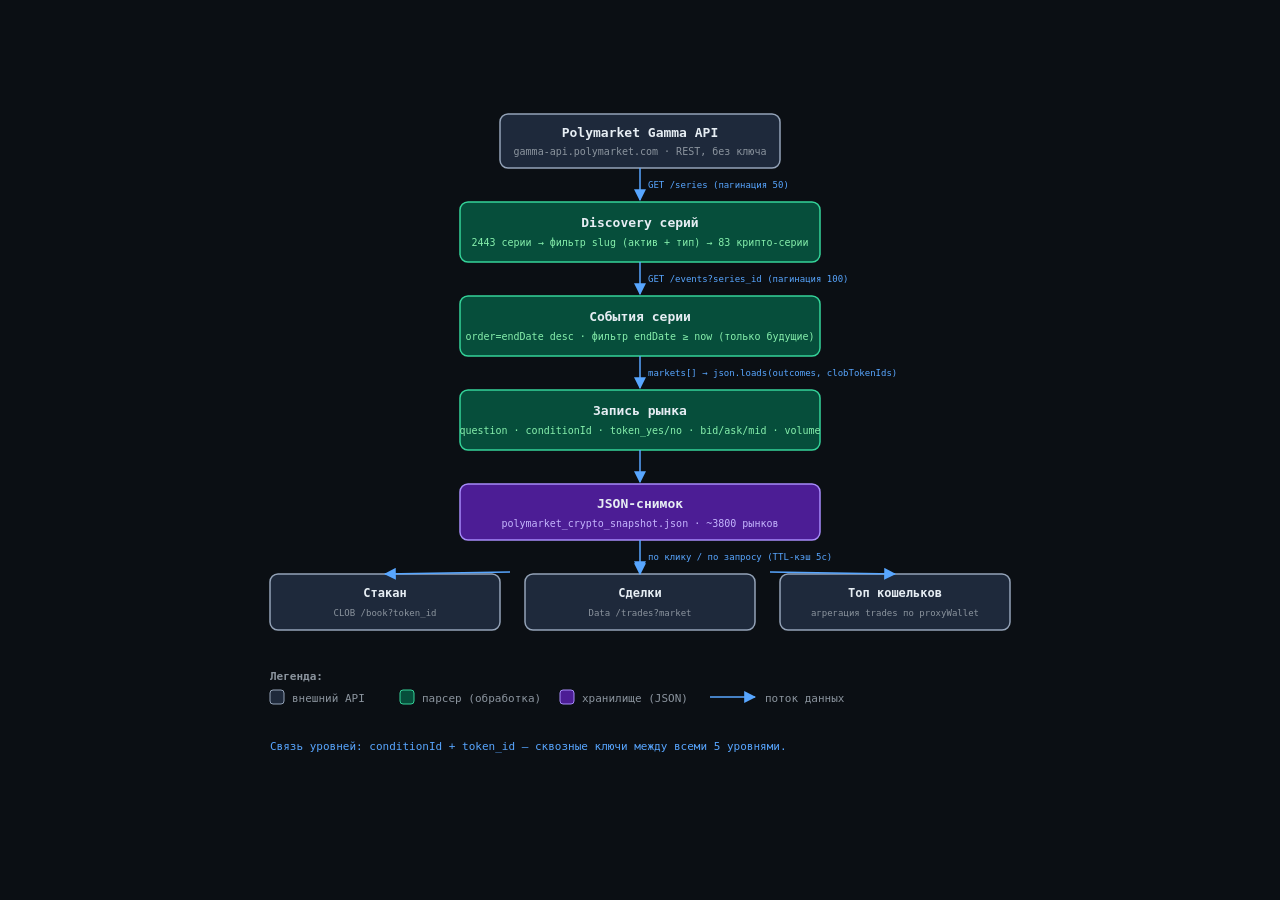
<file: architecture.html>
<!DOCTYPE html>
<html><head><meta charset="UTF-8"><title>Polymarket Parser Architecture</title>
<style>
  body { margin: 0; background: #0b0f14; display: flex; justify-content: center; align-items: center; min-height: 100vh; font-family: "JetBrains Mono", Menlo, monospace; }
</style></head><body>
<svg width="860" height="720" xmlns="http://www.w3.org/2000/svg">
  <rect width="860" height="720" fill="#0b0f14"/>
  <defs>
    <marker id="arr" viewBox="0 0 10 10" refX="9" refY="5" markerWidth="8" markerHeight="8" orient="auto">
      <path d="M 0 0 L 10 5 L 0 10 z" fill="#58a6ff"/>
    </marker>
  </defs>
  <rect x="290" y="24" width="280" height="54" rx="8" fill="#1e293b" stroke="#94a3b8" stroke-width="1.5"/>
  <text x="430" y="47" fill="#e6edf3" font-size="13" text-anchor="middle" font-weight="bold">Polymarket Gamma API</text>
  <text x="430" y="65" fill="#8b949e" font-size="10" text-anchor="middle">gamma-api.polymarket.com · REST, без ключа</text>

  <line x1="430" y1="78" x2="430" y2="110" stroke="#58a6ff" stroke-width="1.5" marker-end="url(#arr)"/>
  <text x="438" y="98" fill="#58a6ff" font-size="9">GET /series (пагинация 50)</text>
  <rect x="250" y="112" width="360" height="60" rx="8" fill="#064e3b" stroke="#34d399" stroke-width="1.5"/>
  <text x="430" y="137" fill="#e6edf3" font-size="13" text-anchor="middle" font-weight="bold">Discovery серий</text>
  <text x="430" y="156" fill="#86efac" font-size="10" text-anchor="middle">2443 серии → фильтр slug (актив + тип) → 83 крипто-серии</text>

  <line x1="430" y1="172" x2="430" y2="204" stroke="#58a6ff" stroke-width="1.5" marker-end="url(#arr)"/>
  <text x="438" y="192" fill="#58a6ff" font-size="9">GET /events?series_id (пагинация 100)</text>
  <rect x="250" y="206" width="360" height="60" rx="8" fill="#064e3b" stroke="#34d399" stroke-width="1.5"/>
  <text x="430" y="231" fill="#e6edf3" font-size="13" text-anchor="middle" font-weight="bold">События серии</text>
  <text x="430" y="250" fill="#86efac" font-size="10" text-anchor="middle">order=endDate desc · фильтр endDate ≥ now (только будущие)</text>

  <line x1="430" y1="266" x2="430" y2="298" stroke="#58a6ff" stroke-width="1.5" marker-end="url(#arr)"/>
  <text x="438" y="286" fill="#58a6ff" font-size="9">markets[] → json.loads(outcomes, clobTokenIds)</text>
  <rect x="250" y="300" width="360" height="60" rx="8" fill="#064e3b" stroke="#34d399" stroke-width="1.5"/>
  <text x="430" y="325" fill="#e6edf3" font-size="13" text-anchor="middle" font-weight="bold">Запись рынка</text>
  <text x="430" y="344" fill="#86efac" font-size="10" text-anchor="middle">question · conditionId · token_yes/no · bid/ask/mid · volume</text>

  <line x1="430" y1="360" x2="430" y2="392" stroke="#58a6ff" stroke-width="1.5" marker-end="url(#arr)"/>
  <rect x="250" y="394" width="360" height="56" rx="8" fill="#4c1d95" stroke="#a78bfa" stroke-width="1.5"/>
  <text x="430" y="418" fill="#e6edf3" font-size="13" text-anchor="middle" font-weight="bold">JSON-снимок</text>
  <text x="430" y="437" fill="#c4b5fd" font-size="10" text-anchor="middle">polymarket_crypto_snapshot.json · ~3800 рынков</text>

  <line x1="430" y1="450" x2="430" y2="482" stroke="#58a6ff" stroke-width="1.5" marker-end="url(#arr)"/>
  <text x="438" y="470" fill="#58a6ff" font-size="9">по клику / по запросу (TTL-кэш 5с)</text>

  <rect x="60" y="484" width="230" height="56" rx="8" fill="#1e293b" stroke="#94a3b8" stroke-width="1.5"/>
  <text x="175" y="507" fill="#e6edf3" font-size="12" text-anchor="middle" font-weight="bold">Стакан</text>
  <text x="175" y="526" fill="#8b949e" font-size="9" text-anchor="middle">CLOB /book?token_id</text>

  <rect x="315" y="484" width="230" height="56" rx="8" fill="#1e293b" stroke="#94a3b8" stroke-width="1.5"/>
  <text x="430" y="507" fill="#e6edf3" font-size="12" text-anchor="middle" font-weight="bold">Сделки</text>
  <text x="430" y="526" fill="#8b949e" font-size="9" text-anchor="middle">Data /trades?market</text>

  <rect x="570" y="484" width="230" height="56" rx="8" fill="#1e293b" stroke="#94a3b8" stroke-width="1.5"/>
  <text x="685" y="507" fill="#e6edf3" font-size="12" text-anchor="middle" font-weight="bold">Топ кошельков</text>
  <text x="685" y="526" fill="#8b949e" font-size="9" text-anchor="middle">агрегация trades по proxyWallet</text>

  <line x1="300" y1="482" x2="175" y2="484" stroke="#58a6ff" stroke-width="1.5" marker-end="url(#arr)"/>
  <line x1="430" y1="482" x2="430" y2="484" stroke="#58a6ff" stroke-width="1.5" marker-end="url(#arr)"/>
  <line x1="560" y1="482" x2="685" y2="484" stroke="#58a6ff" stroke-width="1.5" marker-end="url(#arr)"/>

  <text x="60" y="590" fill="#8b949e" font-size="11" font-weight="bold">Легенда:</text>
  <rect x="60" y="600" width="14" height="14" rx="3" fill="#1e293b" stroke="#94a3b8"/>
  <text x="82" y="612" fill="#8b949e" font-size="11">внешний API</text>
  <rect x="190" y="600" width="14" height="14" rx="3" fill="#064e3b" stroke="#34d399"/>
  <text x="212" y="612" fill="#8b949e" font-size="11">парсер (обработка)</text>
  <rect x="350" y="600" width="14" height="14" rx="3" fill="#4c1d95" stroke="#a78bfa"/>
  <text x="372" y="612" fill="#8b949e" font-size="11">хранилище (JSON)</text>
  <line x1="500" y1="607" x2="545" y2="607" stroke="#58a6ff" stroke-width="1.5" marker-end="url(#arr)"/>
  <text x="555" y="612" fill="#8b949e" font-size="11">поток данных</text>

  <text x="60" y="660" fill="#58a6ff" font-size="11">Связь уровней: conditionId + token_id — сквозные ключи между всеми 5 уровнями.</text>
</svg>
</body></html>
</file>
